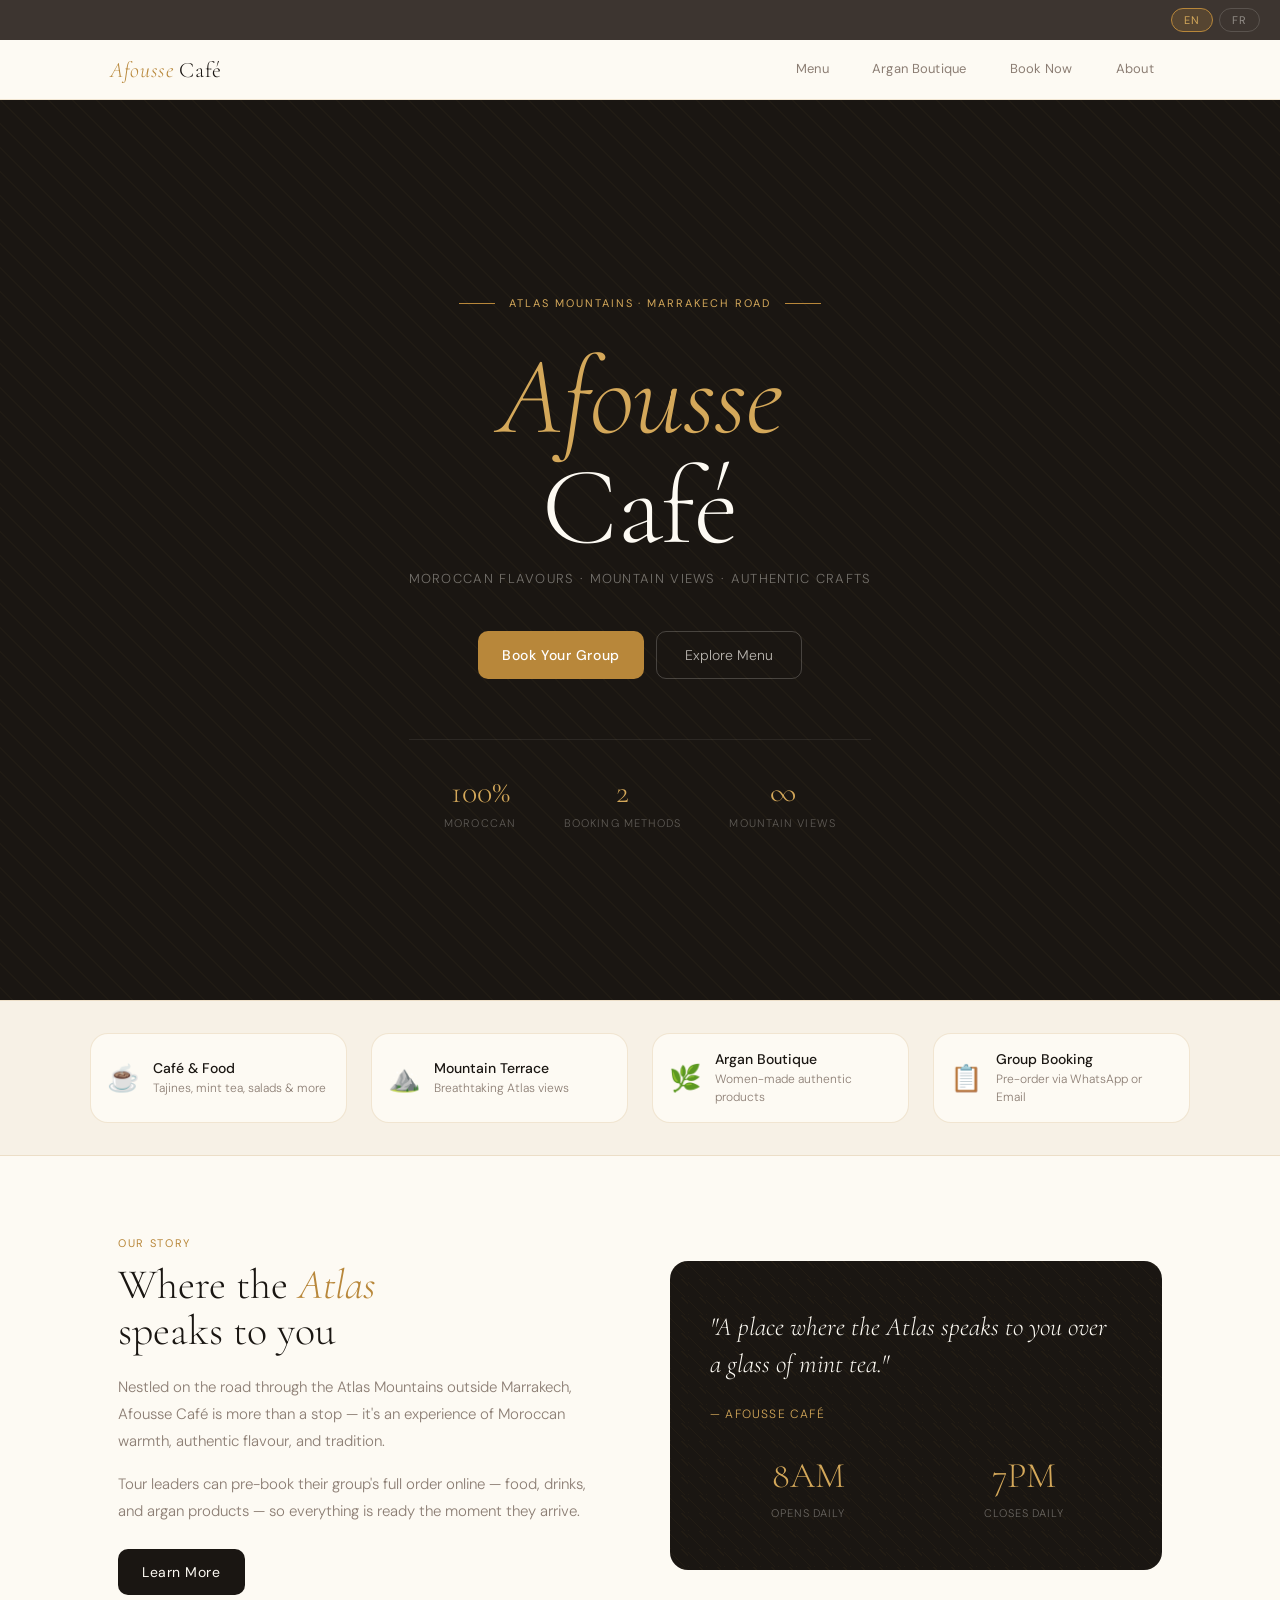
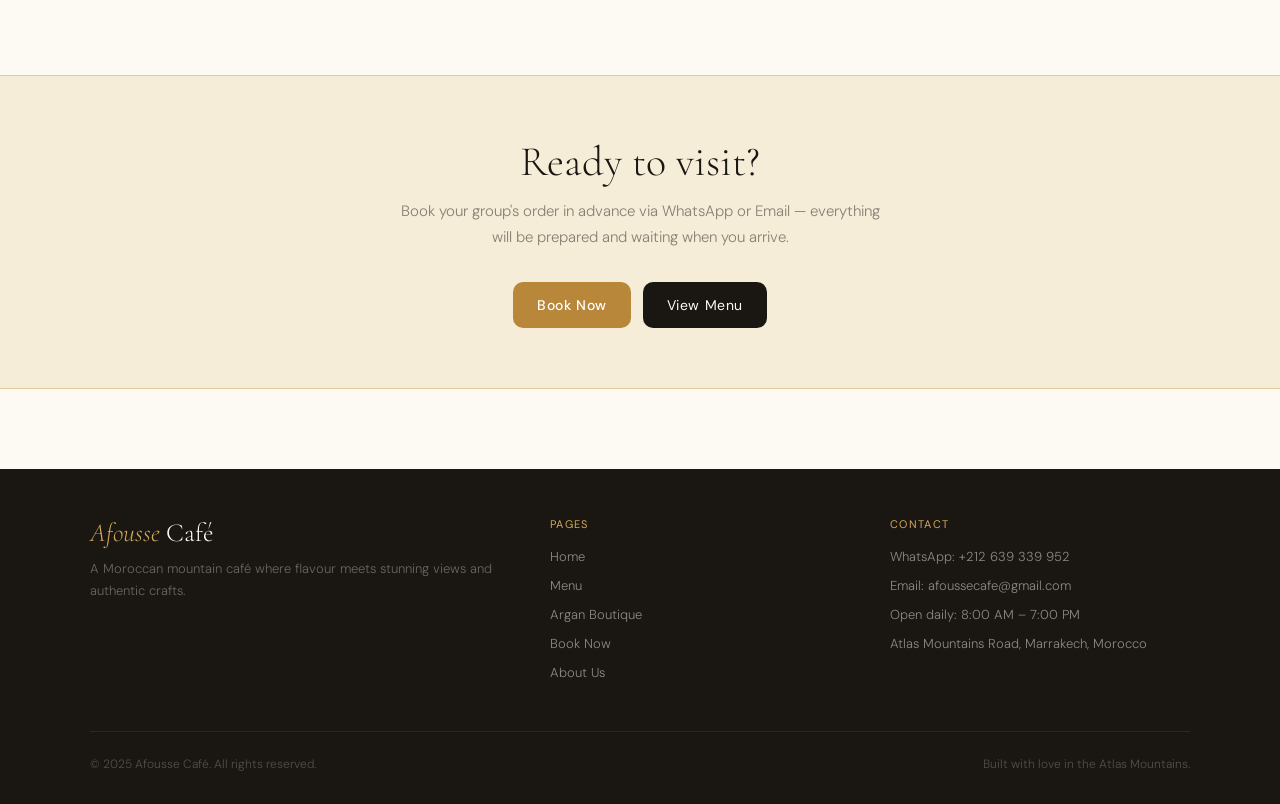
<file: index.html>
<!DOCTYPE html>
<html lang="en">
<head>
  <meta charset="UTF-8">
  <meta name="viewport" content="width=device-width, initial-scale=1.0">
  <title>Afousse Café — Atlas Mountains, Marrakech</title>
  <meta name="description" content="A mountain-side café & restaurant on the Atlas road. Moroccan food, mint tea, stunning views & authentic argan products. Book your group before you arrive.">
  <link rel="stylesheet" href="css/style.css">
  <style>
    /* HERO */
    .hero {
      background: var(--ink);
      min-height: 100vh;
      display: flex;
      flex-direction: column;
      align-items: center;
      justify-content: center;
      text-align: center;
      padding: 80px 24px 60px;
      position: relative;
      overflow: hidden;
    }
    .hero-pattern {
      position: absolute; inset: 0; opacity: 0.04;
      background-image: repeating-linear-gradient(45deg, var(--gold) 0, var(--gold) 1px, transparent 0, transparent 50%);
      background-size: 24px 24px;
    }
    .hero-inner { position: relative; z-index: 1; max-width: 780px; }
    .hero-eyebrow {
      display: inline-flex; align-items: center; gap: 14px;
      font-size: 11px; letter-spacing: 0.18em; text-transform: uppercase;
      color: var(--gold2); margin-bottom: 32px; font-weight: 400;
    }
    .hero-line { width: 36px; height: 1px; background: var(--gold); }
    .hero h1 {
      font-family: 'Cormorant Garamond', serif;
      font-size: clamp(60px, 11vw, 110px);
      font-weight: 300; color: var(--cream);
      line-height: 1.0; margin-bottom: 8px; letter-spacing: -0.01em;
    }
    .hero h1 em { color: var(--gold2); font-style: italic; }
    .hero-tagline {
      font-size: 13px; color: rgba(253,250,243,0.4);
      letter-spacing: 0.1em; text-transform: uppercase;
      margin-bottom: 44px; font-weight: 300;
    }
    .hero-ctas { display: flex; gap: 12px; justify-content: center; flex-wrap: wrap; margin-bottom: 60px; }
    .hero-stats {
      display: flex; gap: 48px; justify-content: center;
      border-top: 1px solid rgba(253,250,243,0.08); padding-top: 32px;
    }
    .hero-stat { text-align: center; }
    .hero-stat-num {
      font-family: 'Cormorant Garamond', serif;
      font-size: 32px; font-weight: 300; color: var(--gold2); display: block;
    }
    .hero-stat-lbl {
      font-size: 11px; color: rgba(253,250,243,0.3);
      text-transform: uppercase; letter-spacing: 0.1em;
    }

    /* FEATURES STRIP */
    .features {
      background: var(--cream2);
      border-top: 1px solid var(--border);
      border-bottom: 1px solid var(--border);
      padding: 32px 28px;
    }
    .features-inner {
      max-width: 1100px; margin: 0 auto;
      display: grid; grid-template-columns: repeat(4, 1fr);
      gap: 24px;
    }
    .feature-item {
      display: flex; align-items: center; gap: 14px;
      padding: 16px; border-radius: var(--r2);
      background: var(--cream); border: 1px solid var(--border);
      transition: all .2s; text-decoration: none; color: inherit;
    }
    .feature-item:hover { border-color: var(--gold); transform: translateY(-2px); }
    .feature-icon { font-size: 26px; flex-shrink: 0; }
    .feature-text {}
    .feature-title { font-size: 14px; font-weight: 500; color: var(--ink); margin-bottom: 2px; }
    .feature-desc { font-size: 12px; color: var(--muted); line-height: 1.5; }

    /* ABOUT SECTION */
    .about-section { padding: 80px 28px; max-width: 1100px; margin: 0 auto; }
    .about-grid { display: grid; grid-template-columns: 1fr 1fr; gap: 60px; align-items: center; }
    .about-text .sec-eyebrow { margin-bottom: 12px; }
    .about-text h2 {
      font-family: 'Cormorant Garamond', serif;
      font-size: 42px; font-weight: 300; line-height: 1.1; color: var(--ink); margin-bottom: 20px;
    }
    .about-text h2 em { color: var(--gold); font-style: italic; }
    .about-text p { font-size: 15px; color: var(--muted); line-height: 1.8; margin-bottom: 16px; }
    .about-visual {
      background: var(--ink); border-radius: var(--r2);
      padding: 48px 40px; position: relative; overflow: hidden;
    }
    .about-visual-pat {
      position: absolute; inset: 0; opacity: 0.05;
      background-image: repeating-linear-gradient(45deg, var(--gold) 0, var(--gold) 1px, transparent 0, transparent 40%);
      background-size: 18px 18px;
    }
    .about-visual-content { position: relative; }
    .about-quote {
      font-family: 'Cormorant Garamond', serif;
      font-size: 26px; font-weight: 300; font-style: italic;
      color: var(--cream); line-height: 1.4; margin-bottom: 24px;
    }
    .about-quote-attr { font-size: 12px; letter-spacing: 0.1em; text-transform: uppercase; color: var(--gold2); }
    .about-stats { display: grid; grid-template-columns: 1fr 1fr; gap: 20px; margin-top: 32px; }
    .about-stat { text-align: center; }
    .about-stat-num {
      font-family: 'Cormorant Garamond', serif;
      font-size: 36px; font-weight: 300; color: var(--gold2); display: block; margin-bottom: 4px;
    }
    .about-stat-lbl { font-size: 11px; color: rgba(253,250,243,0.35); text-transform: uppercase; letter-spacing: 0.08em; }

    /* CTA SECTION */
    .cta-section {
      background: var(--gold-pale);
      border-top: 1px solid var(--border2);
      border-bottom: 1px solid var(--border2);
      padding: 60px 28px;
      text-align: center;
    }
    .cta-section h2 {
      font-family: 'Cormorant Garamond', serif;
      font-size: 42px; font-weight: 300; color: var(--ink);
      margin-bottom: 12px;
    }
    .cta-section p { font-size: 15px; color: var(--muted); margin-bottom: 32px; max-width: 500px; margin-left: auto; margin-right: auto; line-height: 1.7; }
    .cta-btns { display: flex; gap: 12px; justify-content: center; flex-wrap: wrap; }

    @media (max-width: 900px) {
      .features-inner { grid-template-columns: 1fr 1fr; }
      .about-grid { grid-template-columns: 1fr; gap: 32px; }
      .hero h1 { font-size: 56px; }
      .hero-stats { gap: 28px; }
    }
    @media (max-width: 540px) {
      .features-inner { grid-template-columns: 1fr; }
      .hero-stats { flex-direction: column; gap: 20px; }
      .cta-btns { flex-direction: column; align-items: center; }
    }
  </style>
</head>
<body>

<div class="toast-wrap"><div class="toast" id="toast"></div></div>

<!-- LANG BAR -->
<div class="lang-bar">
  <button class="lang-btn active" data-lang="en" onclick="setLang('en')">EN</button>
  <button class="lang-btn" data-lang="fr" onclick="setLang('fr')">FR</button>
</div>

<!-- NAVBAR -->
<nav class="navbar">
  <div class="nav-inner" style="position:relative">
    <a class="nav-logo" href="index.html"><em>Afousse</em> Café</a>
    <button class="nav-hamburger" onclick="toggleMobileMenu()" aria-label="Menu">
      <span></span><span></span><span></span>
    </button>
    <div class="nav-links" id="nav-links">
      <a class="nav-link active" href="menu.html"><span class="nav-dot"></span><span id="nav-menu">Menu</span></a>
      <a class="nav-link" href="argan.html"><span class="nav-dot"></span><span id="nav-argan">Argan Boutique</span></a>
      <a class="nav-link" href="booking.html"><span class="nav-dot"></span><span id="nav-book">Book Now</span></a>
      <a class="nav-link" href="about.html"><span class="nav-dot"></span><span id="nav-about">About</span></a>
    </div>
  </div>
</nav>

<!-- HERO -->
<div class="hero">
  <div class="hero-pattern"></div>
  <div class="hero-inner">
    <div class="hero-eyebrow">
      <span class="hero-line"></span>
      <span class="en">Atlas Mountains · Marrakech Road</span>
      <span class="fr" style="display:none">Montagnes de l'Atlas · Route de Marrakech</span>
      <span class="hero-line"></span>
    </div>
    <h1><em>Afousse</em><br>Café</h1>
    <div class="hero-tagline">
      <span class="en">Moroccan Flavours · Mountain Views · Authentic Crafts</span>
      <span class="fr" style="display:none">Saveurs Marocaines · Vues Panoramiques · Artisanat</span>
    </div>
    <div class="hero-ctas">
      <a class="btn-gold" href="booking.html">
        <span class="en">Book Your Group</span>
        <span class="fr" style="display:none">Réserver votre Groupe</span>
      </a>
      <a href="menu.html" style="display:inline-flex;align-items:center;gap:10px;padding:14px 28px;border-radius:var(--r);border:1px solid rgba(253,250,243,0.2);color:rgba(253,250,243,0.7);text-decoration:none;font-size:14px;transition:all .2s;" onmouseover="this.style.borderColor='var(--gold)';this.style.color='var(--gold2)'" onmouseout="this.style.borderColor='rgba(253,250,243,0.2)';this.style.color='rgba(253,250,243,0.7)'">
        <span class="en">Explore Menu</span>
        <span class="fr" style="display:none">Explorer le Menu</span>
      </a>
    </div>
    <div class="hero-stats">
      <div class="hero-stat">
        <span class="hero-stat-num">100%</span>
        <span class="hero-stat-lbl en">Moroccan</span>
        <span class="hero-stat-lbl fr" style="display:none">Marocain</span>
      </div>
      <div class="hero-stat">
        <span class="hero-stat-num">2</span>
        <span class="hero-stat-lbl en">Booking Methods</span>
        <span class="hero-stat-lbl fr" style="display:none">Modes de Réservation</span>
      </div>
      <div class="hero-stat">
        <span class="hero-stat-num">∞</span>
        <span class="hero-stat-lbl en">Mountain Views</span>
        <span class="hero-stat-lbl fr" style="display:none">Vues Panoramiques</span>
      </div>
    </div>
  </div>
</div>

<!-- FEATURES STRIP -->
<div class="features">
  <div class="features-inner">
    <a class="feature-item" href="menu.html">
      <span class="feature-icon">☕</span>
      <div class="feature-text">
        <div class="feature-title en">Café & Food</div>
        <div class="feature-title fr" style="display:none">Café & Cuisine</div>
        <div class="feature-desc en">Tajines, mint tea, salads & more</div>
        <div class="feature-desc fr" style="display:none">Tajines, thé à la menthe, salades</div>
      </div>
    </a>
    <a class="feature-item" href="about.html">
      <span class="feature-icon">⛰️</span>
      <div class="feature-text">
        <div class="feature-title en">Mountain Terrace</div>
        <div class="feature-title fr" style="display:none">Terrasse Panoramique</div>
        <div class="feature-desc en">Breathtaking Atlas views</div>
        <div class="feature-desc fr" style="display:none">Vues époustouflantes sur l'Atlas</div>
      </div>
    </a>
    <a class="feature-item" href="argan.html">
      <span class="feature-icon">🌿</span>
      <div class="feature-text">
        <div class="feature-title en">Argan Boutique</div>
        <div class="feature-title fr" style="display:none">Boutique Argan</div>
        <div class="feature-desc en">Women-made authentic products</div>
        <div class="feature-desc fr" style="display:none">Produits artisanaux féminins</div>
      </div>
    </a>
    <a class="feature-item" href="booking.html">
      <span class="feature-icon">📋</span>
      <div class="feature-text">
        <div class="feature-title en">Group Booking</div>
        <div class="feature-title fr" style="display:none">Réservation Groupe</div>
        <div class="feature-desc en">Pre-order via WhatsApp or Email</div>
        <div class="feature-desc fr" style="display:none">Pré-commander via WhatsApp ou Email</div>
      </div>
    </a>
  </div>
</div>

<!-- ABOUT SECTION -->
<div class="about-section">
  <div class="about-grid">
    <div class="about-text">
      <div class="sec-eyebrow en">Our Story</div>
      <div class="sec-eyebrow fr" style="display:none">Notre Histoire</div>
      <h2 class="en">Where the <em>Atlas</em><br>speaks to you</h2>
      <h2 class="fr" style="display:none">Là où l'<em>Atlas</em><br>vous parle</h2>
      <p class="en">Nestled on the road through the Atlas Mountains outside Marrakech, Afousse Café is more than a stop — it's an experience of Moroccan warmth, authentic flavour, and tradition.</p>
      <p class="fr" style="display:none">Niché sur la route des montagnes de l'Atlas près de Marrakech, Afousse Café est plus qu'un arrêt — c'est une expérience de chaleur marocaine et de tradition authentique.</p>
      <p class="en">Tour leaders can pre-book their group's full order online — food, drinks, and argan products — so everything is ready the moment they arrive.</p>
      <p class="fr" style="display:none">Les responsables de groupes peuvent pré-réserver leur commande en ligne — nourriture, boissons et produits argan — pour que tout soit prêt à l'arrivée.</p>
      <a class="btn-primary" href="about.html" style="margin-top:8px;display:inline-flex;">
        <span class="en">Learn More</span>
        <span class="fr" style="display:none">En savoir plus</span>
      </a>
    </div>
    <div class="about-visual">
      <div class="about-visual-pat"></div>
      <div class="about-visual-content">
        <div class="about-quote">"A place where the Atlas speaks to you over a glass of mint tea."</div>
        <div class="about-quote-attr">— Afousse Café</div>
        <div class="about-stats">
          <div class="about-stat">
            <span class="about-stat-num">8AM</span>
            <span class="about-stat-lbl en">Opens Daily</span>
            <span class="about-stat-lbl fr" style="display:none">Ouverture</span>
          </div>
          <div class="about-stat">
            <span class="about-stat-num">7PM</span>
            <span class="about-stat-lbl en">Closes Daily</span>
            <span class="about-stat-lbl fr" style="display:none">Fermeture</span>
          </div>
        </div>
      </div>
    </div>
  </div>
</div>

<!-- CTA -->
<div class="cta-section">
  <h2 class="en">Ready to visit?</h2>
  <h2 class="fr" style="display:none">Prêt à nous rendre visite ?</h2>
  <p class="en">Book your group's order in advance via WhatsApp or Email — everything will be prepared and waiting when you arrive.</p>
  <p class="fr" style="display:none">Réservez la commande de votre groupe à l'avance par WhatsApp ou Email — tout sera prêt à votre arrivée.</p>
  <div class="cta-btns">
    <a class="btn-gold" href="booking.html">
      <span class="en">Book Now</span>
      <span class="fr" style="display:none">Réserver Maintenant</span>
    </a>
    <a class="btn-primary" href="menu.html">
      <span class="en">View Menu</span>
      <span class="fr" style="display:none">Voir le Menu</span>
    </a>
  </div>
</div>

<!-- FOOTER -->
<footer>
  <div class="footer-inner">
    <div>
      <div class="footer-logo"><em>Afousse</em> Café</div>
      <div class="footer-tagline en">A Moroccan mountain café where flavour meets stunning views and authentic crafts.</div>
      <div class="footer-tagline fr" style="display:none">Un café marocain de montagne où saveurs, vues et artisanat se rencontrent.</div>
    </div>
    <div class="footer-col">
      <h4 class="en">Pages</h4>
      <h4 class="fr" style="display:none">Pages</h4>
      <a href="index.html" class="en">Home</a>
      <a href="index.html" class="fr" style="display:none">Accueil</a>
      <a href="menu.html" class="en">Menu</a>
      <a href="menu.html" class="fr" style="display:none">Menu</a>
      <a href="argan.html" class="en">Argan Boutique</a>
      <a href="argan.html" class="fr" style="display:none">Boutique Argan</a>
      <a href="booking.html" class="en">Book Now</a>
      <a href="booking.html" class="fr" style="display:none">Réserver</a>
      <a href="about.html" class="en">About Us</a>
      <a href="about.html" class="fr" style="display:none">À Propos</a>
    </div>
    <div class="footer-col">
      <h4 class="en">Contact</h4>
      <h4 class="fr" style="display:none">Contact</h4>
      <p>WhatsApp: +212 639 339 952</p>
      <p>Email: afoussecafe@gmail.com</p>
      <p id="footer-hours">Open daily: 8:00 AM – 7:00 PM</p>
      <p id="footer-location">Atlas Mountains Road, Marrakech, Morocco</p>
    </div>
  </div>
  <div class="footer-bottom">
    <span id="footer-rights">© 2025 Afousse Café. All rights reserved.</span>
    <span id="footer-built">Built with love in the Atlas Mountains.</span>
  </div>
</footer>

<script src="js/app.js"></script>
</body>
</html>
</file>
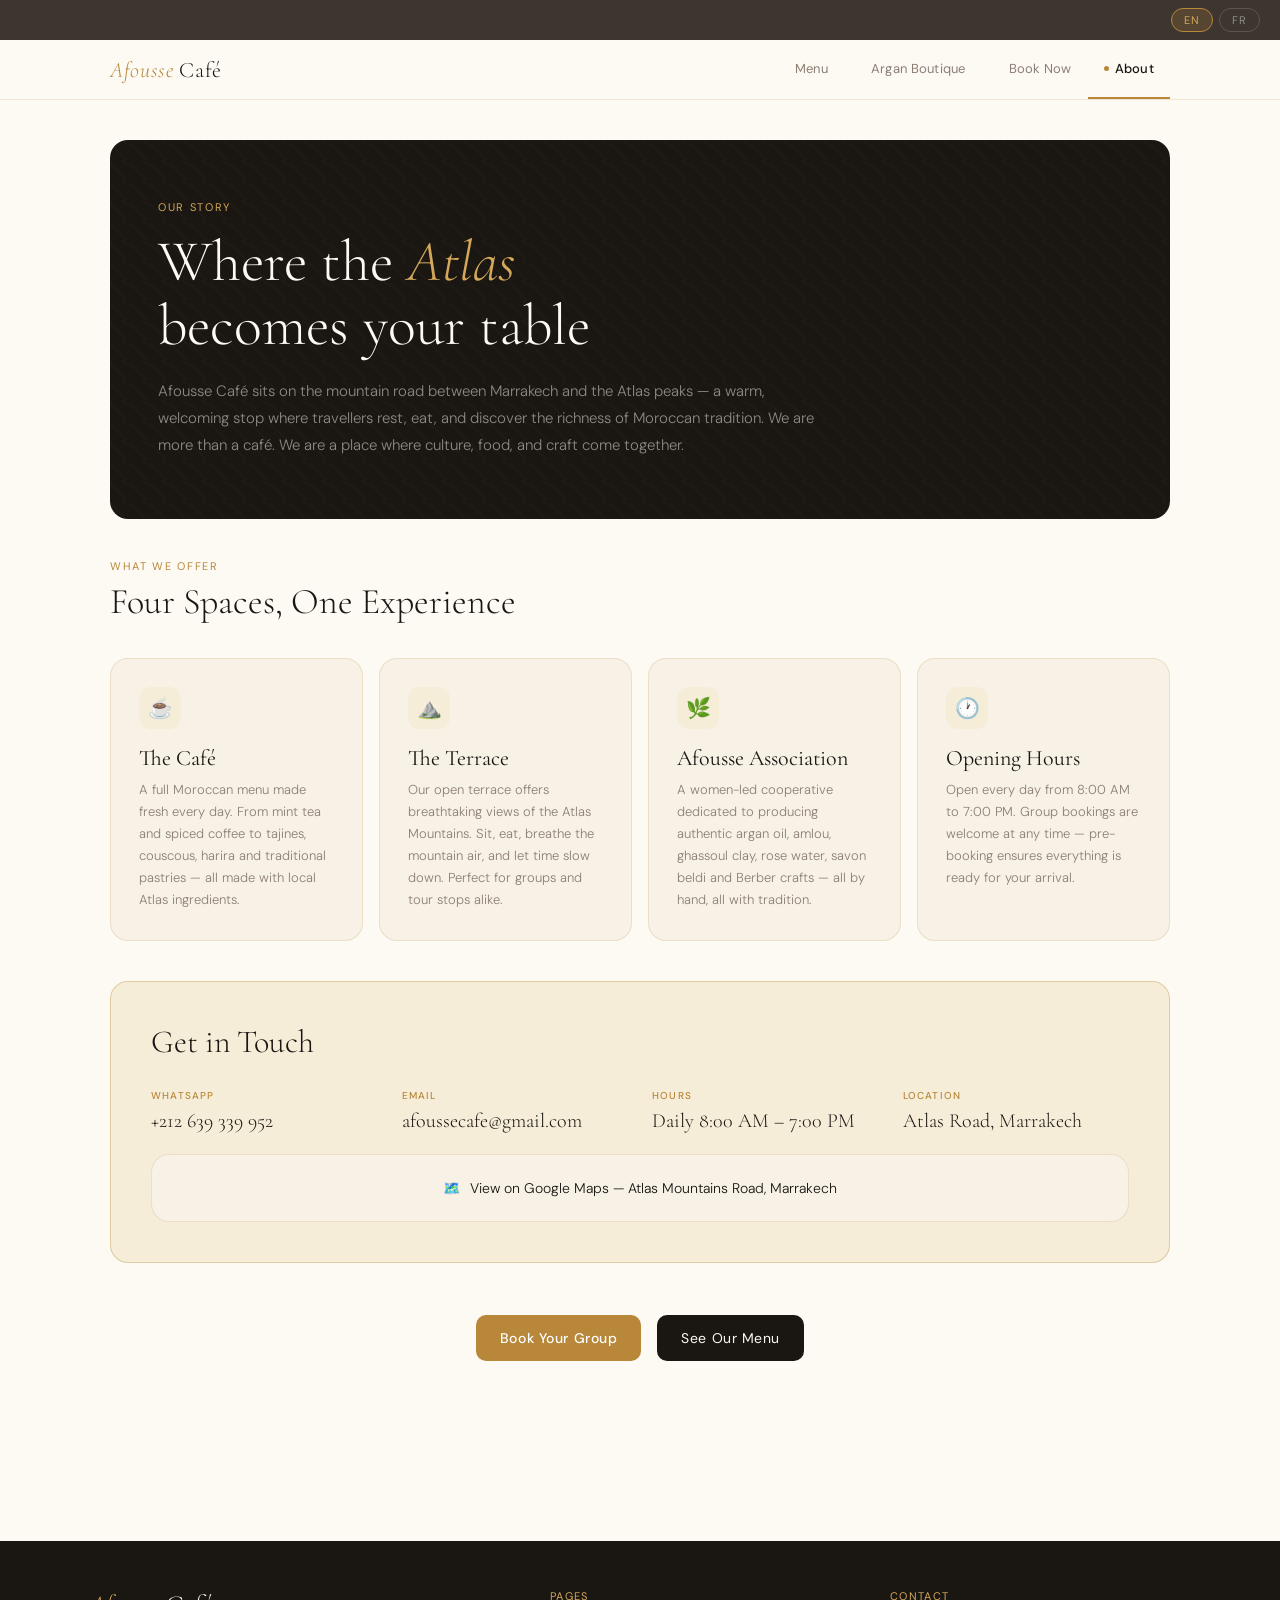
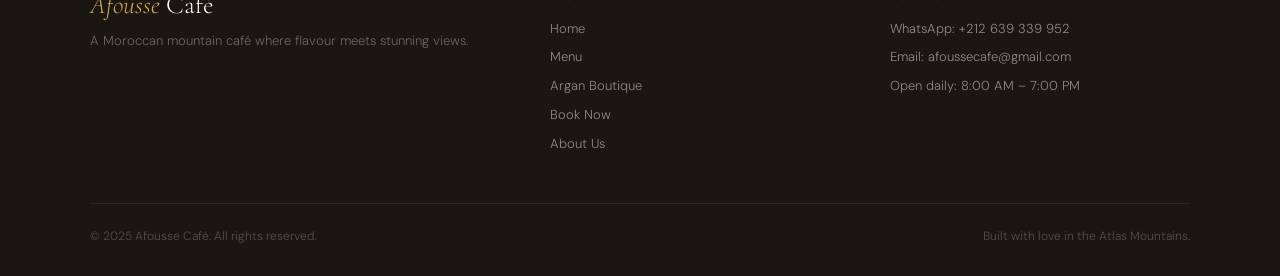
<file: about.html>
<!DOCTYPE html>
<html lang="en">
<head>
  <meta charset="UTF-8">
  <meta name="viewport" content="width=device-width, initial-scale=1.0">
  <title>About — Afousse Café</title>
  <meta name="description" content="Learn about Afousse Café — a roadside stop in the Atlas Mountains near Marrakech, home to authentic Moroccan food and the Afousse women's cooperative.">
  <link rel="stylesheet" href="css/style.css">
  <style>
    .about-hero {
      background: var(--ink);
      border-radius: var(--r2);
      padding: 60px 48px;
      margin-bottom: 40px;
      position: relative;
      overflow: hidden;
    }
    .about-hero-pat {
      position: absolute; inset: 0; opacity: 0.04;
      background-image: repeating-linear-gradient(45deg, var(--gold) 0, var(--gold) 1px, transparent 0, transparent 40%);
      background-size: 20px 20px;
    }
    .about-hero-content { position: relative; max-width: 680px; }
    .about-hero-eyebrow {
      font-size: 11px; letter-spacing: 0.15em; text-transform: uppercase;
      color: var(--gold2); margin-bottom: 16px; font-weight: 400;
    }
    .about-hero h1 {
      font-family: 'Cormorant Garamond', serif;
      font-size: clamp(36px, 6vw, 58px); font-weight: 300;
      color: var(--cream); line-height: 1.1; margin-bottom: 20px;
    }
    .about-hero h1 em { color: var(--gold2); font-style: italic; }
    .about-hero p { font-size: 15px; color: rgba(253,250,243,0.5); line-height: 1.8; }

    .pillars { display: grid; grid-template-columns: repeat(auto-fill, minmax(220px, 1fr)); gap: 16px; margin-bottom: 40px; }
    .pillar-card {
      background: var(--cream2); border: 1px solid var(--border);
      border-radius: var(--r2); padding: 28px;
      transition: all .2s;
    }
    .pillar-card:hover { border-color: var(--border2); transform: translateY(-2px); }
    .pillar-icon {
      width: 42px; height: 42px; background: var(--gold-pale);
      border-radius: 12px; display: flex; align-items: center;
      justify-content: center; font-size: 20px; margin-bottom: 16px;
    }
    .pillar-card h3 {
      font-family: 'Cormorant Garamond', serif;
      font-size: 22px; font-weight: 400; color: var(--ink); margin-bottom: 8px;
    }
    .pillar-card p { font-size: 13px; color: var(--muted); line-height: 1.7; }

    .contact-section {
      background: var(--gold-pale);
      border: 1px solid var(--border2);
      border-radius: var(--r2);
      padding: 40px;
      margin-bottom: 32px;
    }
    .contact-section h2 {
      font-family: 'Cormorant Garamond', serif;
      font-size: 32px; font-weight: 300; color: var(--ink);
      margin-bottom: 28px;
    }
    .contact-grid { display: grid; grid-template-columns: repeat(auto-fill, minmax(200px, 1fr)); gap: 24px; }
    .contact-item {}
    .contact-lbl { font-size: 10px; letter-spacing: 0.12em; text-transform: uppercase; color: var(--gold); margin-bottom: 6px; font-weight: 500; }
    .contact-val { font-family: 'Cormorant Garamond', serif; font-size: 20px; color: var(--ink); line-height: 1.3; }

    .map-link {
      display: flex; align-items: center; justify-content: center; gap: 10px;
      background: var(--cream2); border: 1px solid var(--border);
      border-radius: var(--r2); padding: 24px;
      color: var(--ink); text-decoration: none; font-size: 14px;
      transition: all .2s; margin-top: 20px;
    }
    .map-link:hover { border-color: var(--gold); color: var(--gold); }

    @media (max-width: 600px) {
      .about-hero { padding: 36px 24px; }
    }
  </style>
</head>
<body>

<div class="toast-wrap"><div class="toast" id="toast"></div></div>

<div class="lang-bar">
  <button class="lang-btn active" data-lang="en" onclick="setLang('en')">EN</button>
  <button class="lang-btn" data-lang="fr" onclick="setLang('fr')">FR</button>
</div>

<nav class="navbar">
  <div class="nav-inner" style="position:relative">
    <a class="nav-logo" href="index.html"><em>Afousse</em> Café</a>
    <button class="nav-hamburger" onclick="toggleMobileMenu()" aria-label="Menu">
      <span></span><span></span><span></span>
    </button>
    <div class="nav-links" id="nav-links">
      <a class="nav-link" href="menu.html"><span class="nav-dot"></span><span id="nav-menu">Menu</span></a>
      <a class="nav-link" href="argan.html"><span class="nav-dot"></span><span id="nav-argan">Argan Boutique</span></a>
      <a class="nav-link" href="booking.html"><span class="nav-dot"></span><span id="nav-book">Book Now</span></a>
      <a class="nav-link active" href="about.html"><span class="nav-dot"></span><span id="nav-about">About</span></a>
    </div>
  </div>
</nav>

<div class="main">

  <!-- HERO -->
  <div class="about-hero">
    <div class="about-hero-pat"></div>
    <div class="about-hero-content">
      <div class="about-hero-eyebrow en">Our Story</div>
      <div class="about-hero-eyebrow fr" style="display:none">Notre Histoire</div>
      <h1 class="en">Where the <em>Atlas</em><br>becomes your table</h1>
      <h1 class="fr" style="display:none">Là où l'<em>Atlas</em><br>devient votre table</h1>
      <p class="en">Afousse Café sits on the mountain road between Marrakech and the Atlas peaks — a warm, welcoming stop where travellers rest, eat, and discover the richness of Moroccan tradition. We are more than a café. We are a place where culture, food, and craft come together.</p>
      <p class="fr" style="display:none">Afousse Café est situé sur la route de montagne entre Marrakech et les sommets de l'Atlas — un arrêt chaleureux où les voyageurs se reposent, mangent et découvrent la richesse de la tradition marocaine. Nous sommes plus qu'un café. Nous sommes un lieu où culture, cuisine et artisanat se rejoignent.</p>
    </div>
  </div>

  <!-- PILLARS -->
  <div class="sec-head">
    <div class="sec-eyebrow en">What we offer</div>
    <div class="sec-eyebrow fr" style="display:none">Ce que nous offrons</div>
    <h2 class="en">Four Spaces, One Experience</h2>
    <h2 class="fr" style="display:none">Quatre Espaces, Une Expérience</h2>
  </div>

  <div class="pillars">
    <div class="pillar-card">
      <div class="pillar-icon">☕</div>
      <h3 class="en">The Café</h3>
      <h3 class="fr" style="display:none">Le Café</h3>
      <p class="en">A full Moroccan menu made fresh every day. From mint tea and spiced coffee to tajines, couscous, harira and traditional pastries — all made with local Atlas ingredients.</p>
      <p class="fr" style="display:none">Un menu marocain complet préparé frais chaque jour. Du thé à la menthe au café épicé, en passant par les tajines, couscous, harira et pâtisseries — préparés avec des ingrédients locaux de l'Atlas.</p>
    </div>
    <div class="pillar-card">
      <div class="pillar-icon">⛰️</div>
      <h3 class="en">The Terrace</h3>
      <h3 class="fr" style="display:none">La Terrasse</h3>
      <p class="en">Our open terrace offers breathtaking views of the Atlas Mountains. Sit, eat, breathe the mountain air, and let time slow down. Perfect for groups and tour stops alike.</p>
      <p class="fr" style="display:none">Notre terrasse offre des vues époustouflantes sur les montagnes de l'Atlas. Asseyez-vous, mangez, respirez l'air de la montagne et laissez le temps ralentir.</p>
    </div>
    <div class="pillar-card">
      <div class="pillar-icon">🌿</div>
      <h3 class="en">Afousse Association</h3>
      <h3 class="fr" style="display:none">Association Afousse</h3>
      <p class="en">A women-led cooperative dedicated to producing authentic argan oil, amlou, ghassoul clay, rose water, savon beldi and Berber crafts — all by hand, all with tradition.</p>
      <p class="fr" style="display:none">Une coopérative féminine dédiée à la production d'huile d'argan authentique, d'amlou, d'argile ghassoul, d'eau de rose, de savon beldi et d'artisanat berbère — à la main, dans la tradition.</p>
    </div>
    <div class="pillar-card">
      <div class="pillar-icon">🕐</div>
      <h3 class="en">Opening Hours</h3>
      <h3 class="fr" style="display:none">Horaires</h3>
      <p class="en">Open every day from 8:00 AM to 7:00 PM. Group bookings are welcome at any time — pre-booking ensures everything is ready for your arrival.</p>
      <p class="fr" style="display:none">Ouvert tous les jours de 8h00 à 19h00. Les réservations de groupe sont les bienvenues à tout moment — la pré-réservation garantit que tout est prêt à votre arrivée.</p>
    </div>
  </div>

  <!-- CONTACT -->
  <div class="contact-section">
    <h2 class="en">Get in Touch</h2>
    <h2 class="fr" style="display:none">Nous Contacter</h2>
    <div class="contact-grid">
      <div class="contact-item">
        <div class="contact-lbl">WhatsApp</div>
        <div class="contact-val">+212 639 339 952</div>
      </div>
      <div class="contact-item">
        <div class="contact-lbl">Email</div>
        <div class="contact-val">afoussecafe@gmail.com</div>
      </div>
      <div class="contact-item">
        <div class="contact-lbl en">Hours</div>
        <div class="contact-lbl fr" style="display:none">Horaires</div>
        <div class="contact-val en">Daily 8:00 AM – 7:00 PM</div>
        <div class="contact-val fr" style="display:none">8h00 – 19h00 tous les jours</div>
      </div>
      <div class="contact-item">
        <div class="contact-lbl en">Location</div>
        <div class="contact-lbl fr" style="display:none">Localisation</div>
        <div class="contact-val en">Atlas Road, Marrakech</div>
        <div class="contact-val fr" style="display:none">Route de l'Atlas, Marrakech</div>
      </div>
    </div>
    <a class="map-link" href="https://maps.google.com/?q=Atlas+Mountains+Road+Marrakech+Morocco" target="_blank">
      🗺️
      <span class="en">View on Google Maps — Atlas Mountains Road, Marrakech</span>
      <span class="fr" style="display:none">Voir sur Google Maps — Route de l'Atlas, Marrakech</span>
    </a>
  </div>

  <!-- CTA -->
  <div style="text-align:center;padding:20px 0">
    <a class="btn-gold" href="booking.html" style="display:inline-flex;margin-right:12px">
      <span class="en">Book Your Group</span>
      <span class="fr" style="display:none">Réserver votre Groupe</span>
    </a>
    <a class="btn-primary" href="menu.html" style="display:inline-flex">
      <span class="en">See Our Menu</span>
      <span class="fr" style="display:none">Voir notre Menu</span>
    </a>
  </div>

</div>

<footer>
  <div class="footer-inner">
    <div>
      <div class="footer-logo"><em>Afousse</em> Café</div>
      <div class="footer-tagline en">A Moroccan mountain café where flavour meets stunning views.</div>
      <div class="footer-tagline fr" style="display:none">Un café marocain de montagne où saveurs et vues se rencontrent.</div>
    </div>
    <div class="footer-col">
      <h4 class="en">Pages</h4><h4 class="fr" style="display:none">Pages</h4>
      <a href="index.html" class="en">Home</a><a href="index.html" class="fr" style="display:none">Accueil</a>
      <a href="menu.html">Menu</a>
      <a href="argan.html" class="en">Argan Boutique</a><a href="argan.html" class="fr" style="display:none">Boutique Argan</a>
      <a href="booking.html" class="en">Book Now</a><a href="booking.html" class="fr" style="display:none">Réserver</a>
      <a href="about.html" class="en">About Us</a><a href="about.html" class="fr" style="display:none">À Propos</a>
    </div>
    <div class="footer-col">
      <h4 class="en">Contact</h4><h4 class="fr" style="display:none">Contact</h4>
      <p>WhatsApp: +212 639 339 952</p>
      <p>Email: afoussecafe@gmail.com</p>
      <p id="footer-hours">Open daily: 8:00 AM – 7:00 PM</p>
    </div>
  </div>
  <div class="footer-bottom">
    <span id="footer-rights">© 2025 Afousse Café. All rights reserved.</span>
    <span id="footer-built">Built with love in the Atlas Mountains.</span>
  </div>
</footer>

<script src="js/app.js"></script>
</body>
</html>
</file>
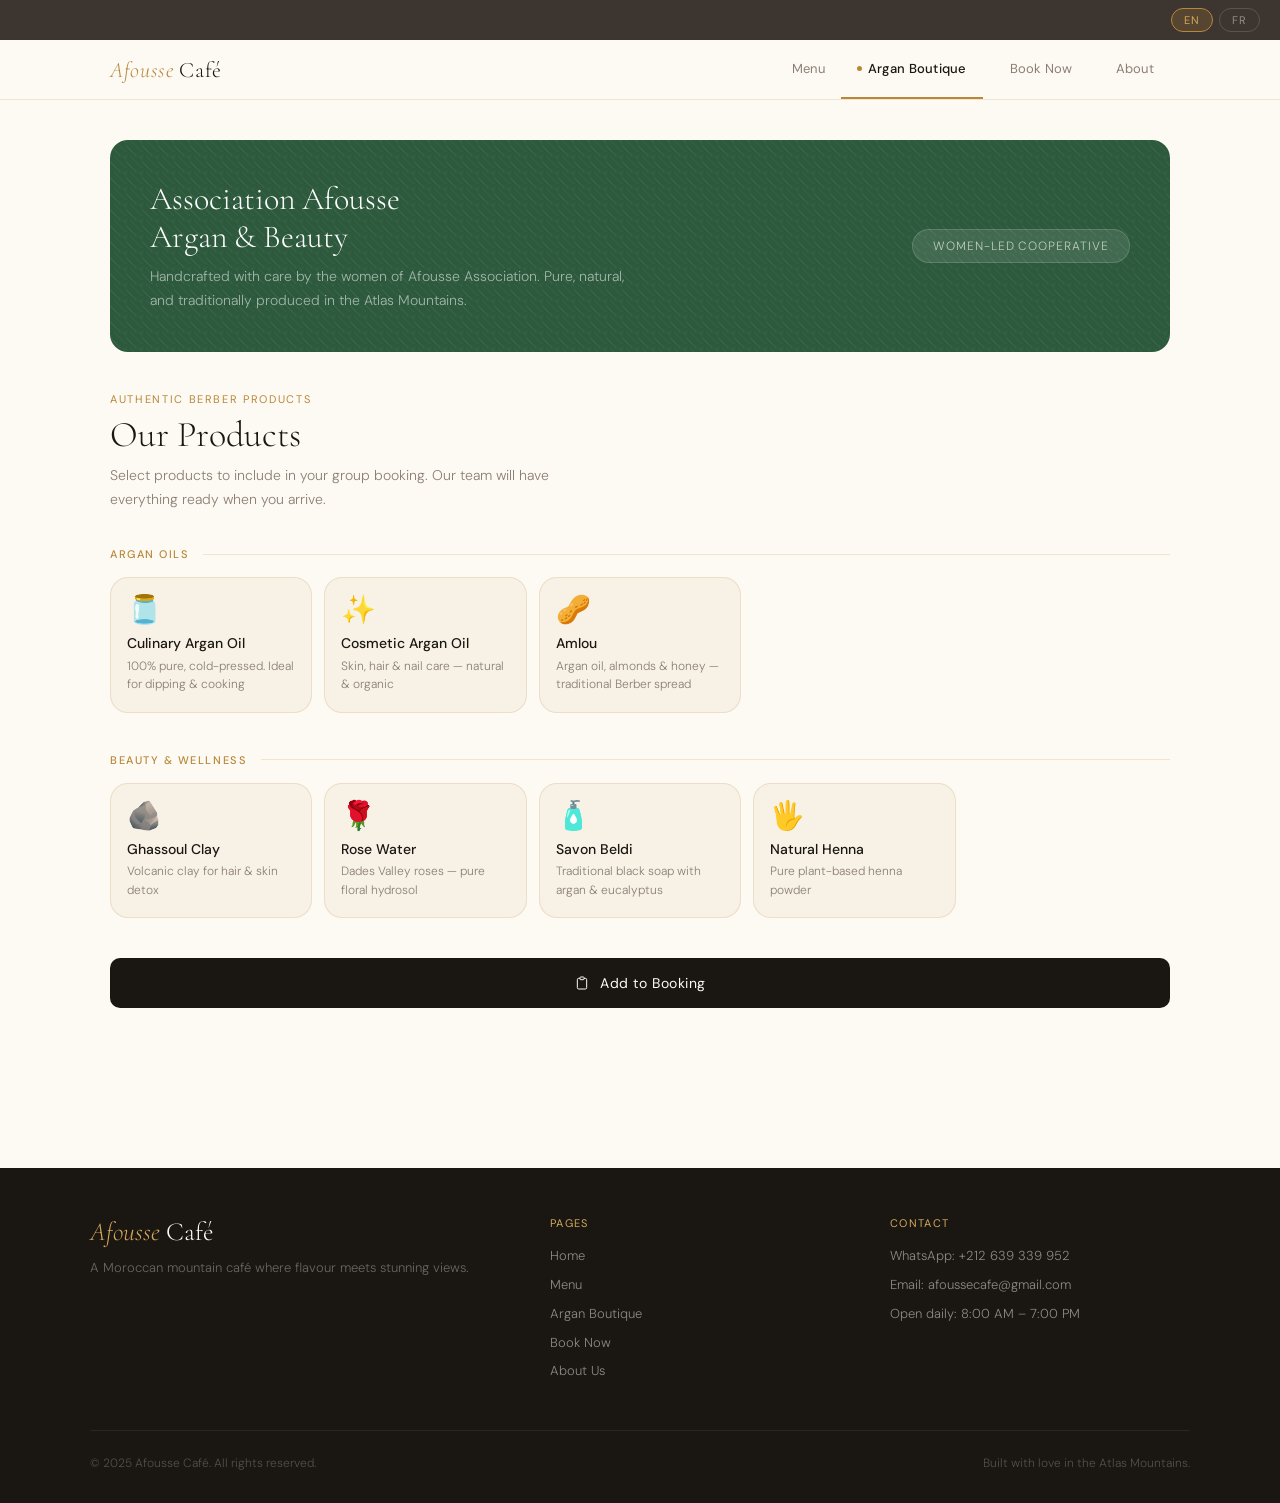
<file: argan.html>
<!DOCTYPE html>
<html lang="en">
<head>
  <meta charset="UTF-8">
  <meta name="viewport" content="width=device-width, initial-scale=1.0">
  <title>Argan Boutique — Afousse Café</title>
  <meta name="description" content="Authentic argan oil, amlou, beauty products and Berber crafts handmade by the women of Afousse Association.">
  <link rel="stylesheet" href="css/style.css">
  <style>
    .argan-banner {
      background: var(--green);
      border-radius: var(--r2);
      padding: 40px;
      margin-bottom: 40px;
      display: flex;
      align-items: center;
      justify-content: space-between;
      flex-wrap: wrap;
      gap: 20px;
      position: relative;
      overflow: hidden;
    }
    .argan-banner::before {
      content: '';
      position: absolute; inset: 0; opacity: 0.05;
      background-image: repeating-linear-gradient(45deg, white 0, white 1px, transparent 0, transparent 30%);
      background-size: 16px 16px;
    }
    .argan-banner-content { position: relative; }
    .argan-banner h2 {
      font-family: 'Cormorant Garamond', serif;
      font-size: 32px; font-weight: 300; color: white;
      margin-bottom: 8px; line-height: 1.2;
    }
    .argan-banner p { font-size: 14px; color: rgba(255,255,255,0.55); line-height: 1.7; max-width: 500px; }
    .argan-badge {
      background: rgba(255,255,255,0.1);
      border: 1px solid rgba(255,255,255,0.15);
      border-radius: 100px;
      padding: 8px 20px;
      font-size: 12px;
      color: rgba(255,255,255,0.65);
      letter-spacing: 0.08em;
      text-transform: uppercase;
      white-space: nowrap;
      position: relative;
    }
  </style>
</head>
<body>

<div class="toast-wrap"><div class="toast" id="toast"></div></div>

<div class="lang-bar">
  <button class="lang-btn active" data-lang="en" onclick="setLang('en')">EN</button>
  <button class="lang-btn" data-lang="fr" onclick="setLang('fr')">FR</button>
</div>

<nav class="navbar">
  <div class="nav-inner" style="position:relative">
    <a class="nav-logo" href="index.html"><em>Afousse</em> Café</a>
    <button class="nav-hamburger" onclick="toggleMobileMenu()" aria-label="Menu">
      <span></span><span></span><span></span>
    </button>
    <div class="nav-links" id="nav-links">
      <a class="nav-link" href="menu.html"><span class="nav-dot"></span><span id="nav-menu">Menu</span></a>
      <a class="nav-link active" href="argan.html"><span class="nav-dot"></span><span id="nav-argan">Argan Boutique</span></a>
      <a class="nav-link" href="booking.html"><span class="nav-dot"></span><span id="nav-book">Book Now</span></a>
      <a class="nav-link" href="about.html"><span class="nav-dot"></span><span id="nav-about">About</span></a>
    </div>
  </div>
</nav>

<div class="main">
  <div class="argan-banner">
    <div class="argan-banner-content">
      <h2 class="en">Association Afousse<br>Argan & Beauty</h2>
      <h2 class="fr" style="display:none">Association Afousse<br>Argan & Beauté</h2>
      <p class="en">Handcrafted with care by the women of Afousse Association. Pure, natural, and traditionally produced in the Atlas Mountains.</p>
      <p class="fr" style="display:none">Fabriqués avec soin par les femmes de l'Association Afousse. Purs, naturels et produits traditionnellement dans les montagnes de l'Atlas.</p>
    </div>
    <span class="argan-badge en">Women-Led Cooperative</span>
    <span class="argan-badge fr" style="display:none">Coopérative Féminine</span>
  </div>

  <div class="sec-head">
    <div class="sec-eyebrow en">Authentic Berber Products</div>
    <div class="sec-eyebrow fr" style="display:none">Produits Berbères Authentiques</div>
    <h2 class="en">Our Products</h2>
    <h2 class="fr" style="display:none">Nos Produits</h2>
    <p class="en">Select products to include in your group booking. Our team will have everything ready when you arrive.</p>
    <p class="fr" style="display:none">Sélectionnez des produits à inclure dans votre réservation. Notre équipe aura tout prêt à votre arrivée.</p>
  </div>

  <div class="cat-block">
    <div class="cat-label"><span class="cat-label-text en">Argan Oils</span><span class="cat-label-text fr" style="display:none">Huiles d'Argan</span><div class="cat-label-line"></div></div>
    <div class="menu-grid">

      <div class="menu-card" data-id="argan-cul" data-name="Culinary Argan Oil" data-namefr="Huile d'Argan Alimentaire" data-price="" onclick="toggleItem(this)">
        <div class="check-mark"><svg viewBox="0 0 12 10"><polyline points="1,5 4.5,8.5 11,1"/></svg></div>
        <span class="card-emoji">🫙</span>
        <div class="card-name en">Culinary Argan Oil</div><div class="card-name fr" style="display:none">Huile d'Argan Alimentaire</div>
        <div class="card-desc en">100% pure, cold-pressed. Ideal for dipping & cooking</div><div class="card-desc fr" style="display:none">100% pure, pression à froid. Idéal pour tremper & cuisiner</div>
        <div class="qty-row" style="display:none"><button class="qty-btn" onclick="chQty(event,this,-1)">−</button><span class="qty-val">1</span><button class="qty-btn" onclick="chQty(event,this,1)">+</button></div>
      </div>

      <div class="menu-card" data-id="argan-cos" data-name="Cosmetic Argan Oil" data-namefr="Huile d'Argan Cosmétique" data-price="" onclick="toggleItem(this)">
        <div class="check-mark"><svg viewBox="0 0 12 10"><polyline points="1,5 4.5,8.5 11,1"/></svg></div>
        <span class="card-emoji">✨</span>
        <div class="card-name en">Cosmetic Argan Oil</div><div class="card-name fr" style="display:none">Huile d'Argan Cosmétique</div>
        <div class="card-desc en">Skin, hair & nail care — natural & organic</div><div class="card-desc fr" style="display:none">Soin peau, cheveux & ongles — naturel & bio</div>
        <div class="qty-row" style="display:none"><button class="qty-btn" onclick="chQty(event,this,-1)">−</button><span class="qty-val">1</span><button class="qty-btn" onclick="chQty(event,this,1)">+</button></div>
      </div>

      <div class="menu-card" data-id="amlou" data-name="Amlou" data-namefr="Amlou" data-price="" onclick="toggleItem(this)">
        <div class="check-mark"><svg viewBox="0 0 12 10"><polyline points="1,5 4.5,8.5 11,1"/></svg></div>
        <span class="card-emoji">🥜</span>
        <div class="card-name en">Amlou</div><div class="card-name fr" style="display:none">Amlou</div>
        <div class="card-desc en">Argan oil, almonds & honey — traditional Berber spread</div><div class="card-desc fr" style="display:none">Argan, amandes & miel — tartine berbère</div>
        <div class="qty-row" style="display:none"><button class="qty-btn" onclick="chQty(event,this,-1)">−</button><span class="qty-val">1</span><button class="qty-btn" onclick="chQty(event,this,1)">+</button></div>
      </div>

    </div>
  </div>

  <div class="cat-block">
    <div class="cat-label"><span class="cat-label-text en">Beauty & Wellness</span><span class="cat-label-text fr" style="display:none">Beauté & Bien-être</span><div class="cat-label-line"></div></div>
    <div class="menu-grid">

      <div class="menu-card" data-id="ghassoul" data-name="Ghassoul Clay" data-namefr="Argile Ghassoul" data-price="" onclick="toggleItem(this)">
        <div class="check-mark"><svg viewBox="0 0 12 10"><polyline points="1,5 4.5,8.5 11,1"/></svg></div>
        <span class="card-emoji">🪨</span>
        <div class="card-name en">Ghassoul Clay</div><div class="card-name fr" style="display:none">Argile Ghassoul</div>
        <div class="card-desc en">Volcanic clay for hair & skin detox</div><div class="card-desc fr" style="display:none">Argile volcanique détox cheveux & peau</div>
        <div class="qty-row" style="display:none"><button class="qty-btn" onclick="chQty(event,this,-1)">−</button><span class="qty-val">1</span><button class="qty-btn" onclick="chQty(event,this,1)">+</button></div>
      </div>

      <div class="menu-card" data-id="rosewater" data-name="Rose Water" data-namefr="Eau de Rose" data-price="" onclick="toggleItem(this)">
        <div class="check-mark"><svg viewBox="0 0 12 10"><polyline points="1,5 4.5,8.5 11,1"/></svg></div>
        <span class="card-emoji">🌹</span>
        <div class="card-name en">Rose Water</div><div class="card-name fr" style="display:none">Eau de Rose</div>
        <div class="card-desc en">Dades Valley roses — pure floral hydrosol</div><div class="card-desc fr" style="display:none">Roses de la vallée du Dadès — hydrolat pur</div>
        <div class="qty-row" style="display:none"><button class="qty-btn" onclick="chQty(event,this,-1)">−</button><span class="qty-val">1</span><button class="qty-btn" onclick="chQty(event,this,1)">+</button></div>
      </div>

      <div class="menu-card" data-id="beldi" data-name="Savon Beldi" data-namefr="Savon Beldi" data-price="" onclick="toggleItem(this)">
        <div class="check-mark"><svg viewBox="0 0 12 10"><polyline points="1,5 4.5,8.5 11,1"/></svg></div>
        <span class="card-emoji">🧴</span>
        <div class="card-name en">Savon Beldi</div><div class="card-name fr" style="display:none">Savon Beldi</div>
        <div class="card-desc en">Traditional black soap with argan & eucalyptus</div><div class="card-desc fr" style="display:none">Savon noir argan & eucalyptus</div>
        <div class="qty-row" style="display:none"><button class="qty-btn" onclick="chQty(event,this,-1)">−</button><span class="qty-val">1</span><button class="qty-btn" onclick="chQty(event,this,1)">+</button></div>
      </div>

      <div class="menu-card" data-id="henna" data-name="Natural Henna" data-namefr="Henné Naturel" data-price="" onclick="toggleItem(this)">
        <div class="check-mark"><svg viewBox="0 0 12 10"><polyline points="1,5 4.5,8.5 11,1"/></svg></div>
        <span class="card-emoji">🖐️</span>
        <div class="card-name en">Natural Henna</div><div class="card-name fr" style="display:none">Henné Naturel</div>
        <div class="card-desc en">Pure plant-based henna powder</div><div class="card-desc fr" style="display:none">Poudre de henné végétale pure</div>
        <div class="qty-row" style="display:none"><button class="qty-btn" onclick="chQty(event,this,-1)">−</button><span class="qty-val">1</span><button class="qty-btn" onclick="chQty(event,this,1)">+</button></div>
      </div>

    </div>
  </div>

  <a class="proceed-btn" href="booking.html">
    <svg width="16" height="16" viewBox="0 0 24 24" fill="none" stroke="currentColor" stroke-width="1.5"><path d="M9 5H7a2 2 0 00-2 2v12a2 2 0 002 2h10a2 2 0 002-2V7a2 2 0 00-2-2h-2"/><rect x="9" y="3" width="6" height="4" rx="1"/></svg>
    <span class="en">Add to Booking</span>
    <span class="fr" style="display:none">Ajouter à la Réservation</span>
  </a>
</div>

<footer>
  <div class="footer-inner">
    <div>
      <div class="footer-logo"><em>Afousse</em> Café</div>
      <div class="footer-tagline en">A Moroccan mountain café where flavour meets stunning views.</div>
      <div class="footer-tagline fr" style="display:none">Un café marocain de montagne où saveurs et vues se rencontrent.</div>
    </div>
    <div class="footer-col">
      <h4 class="en">Pages</h4><h4 class="fr" style="display:none">Pages</h4>
      <a href="index.html" class="en">Home</a><a href="index.html" class="fr" style="display:none">Accueil</a>
      <a href="menu.html">Menu</a>
      <a href="argan.html" class="en">Argan Boutique</a><a href="argan.html" class="fr" style="display:none">Boutique Argan</a>
      <a href="booking.html" class="en">Book Now</a><a href="booking.html" class="fr" style="display:none">Réserver</a>
      <a href="about.html" class="en">About Us</a><a href="about.html" class="fr" style="display:none">À Propos</a>
    </div>
    <div class="footer-col">
      <h4 class="en">Contact</h4><h4 class="fr" style="display:none">Contact</h4>
      <p>WhatsApp: +212 639 339 952</p>
      <p>Email: afoussecafe@gmail.com</p>
      <p id="footer-hours">Open daily: 8:00 AM – 7:00 PM</p>
    </div>
  </div>
  <div class="footer-bottom">
    <span id="footer-rights">© 2025 Afousse Café. All rights reserved.</span>
    <span id="footer-built">Built with love in the Atlas Mountains.</span>
  </div>
</footer>

<script src="js/app.js"></script>
<a class="floating-cart" href="booking.html">
  🛒 <span class="en">View Booking</span><span class="fr" style="display:none">Voir Réservation</span>
  <span id="cart-badge"></span>
</a>
</body>
</html>
</file>
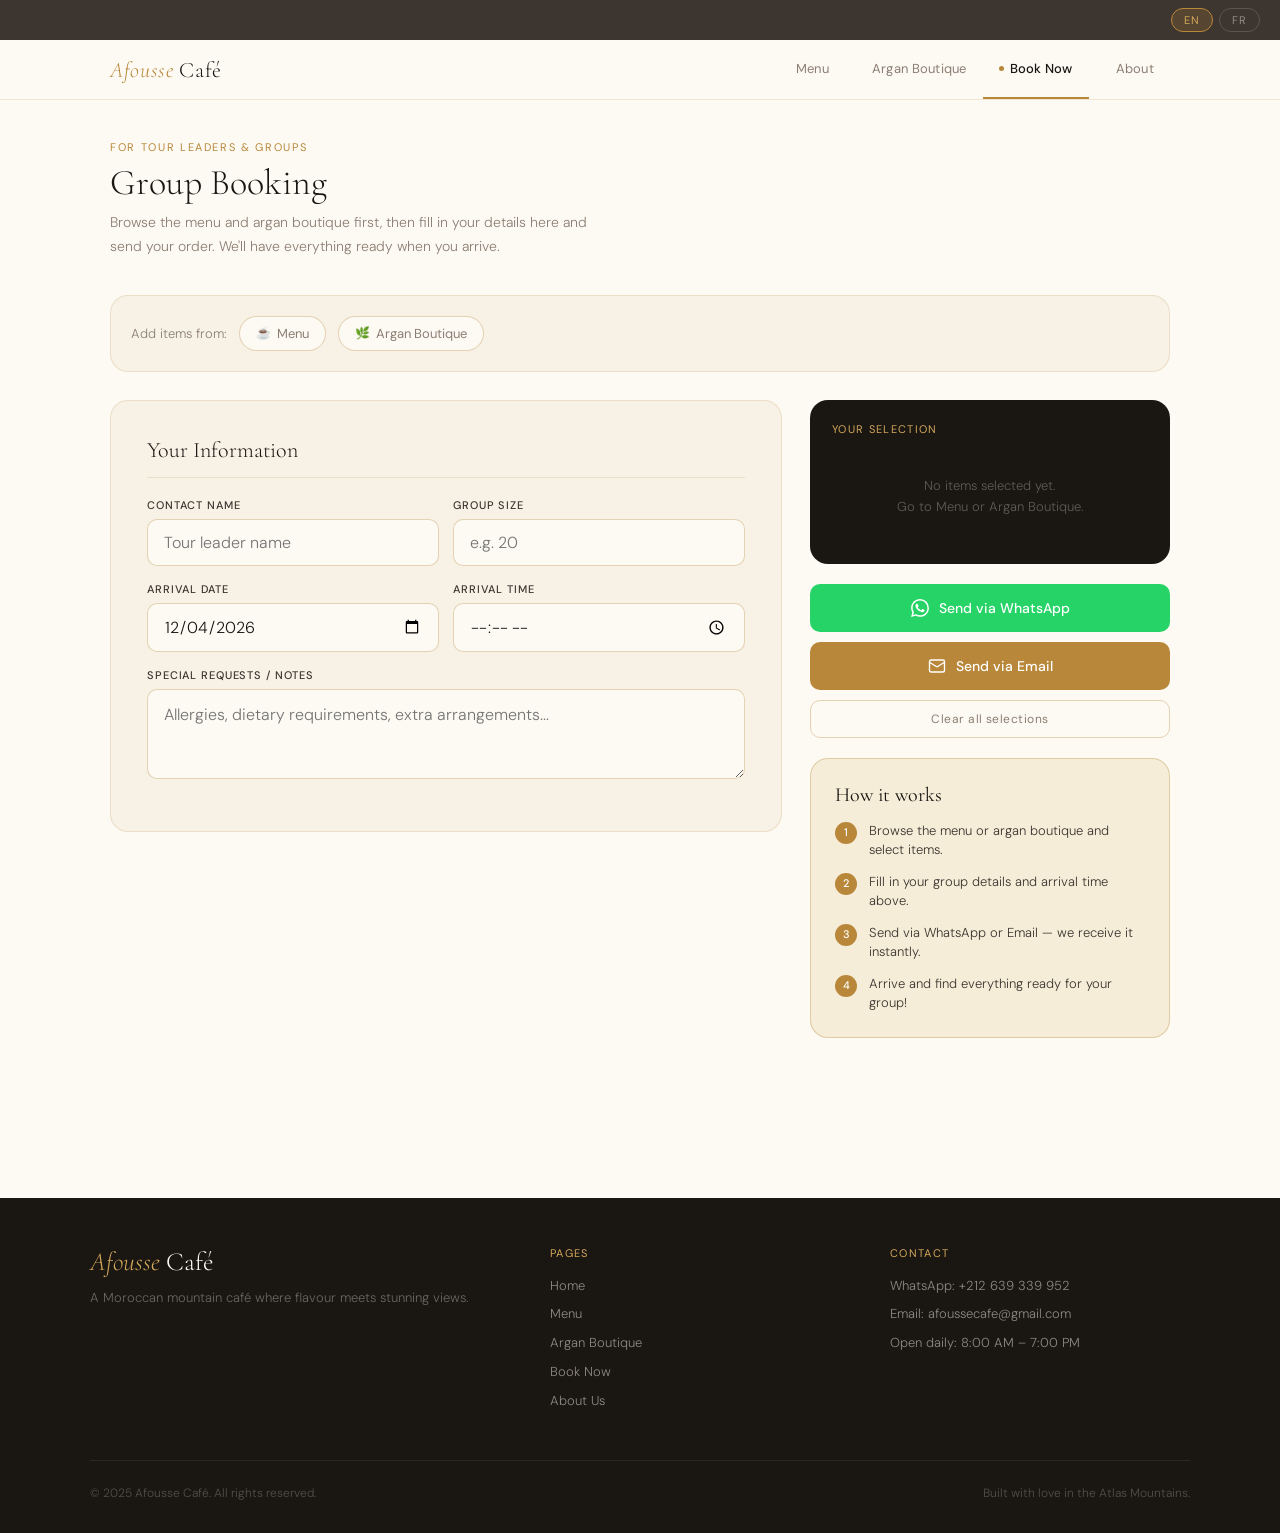
<file: booking.html>
<!DOCTYPE html>
<html lang="en">
<head>
  <meta charset="UTF-8">
  <meta name="viewport" content="width=device-width, initial-scale=1.0">
  <title>Book Now — Afousse Café</title>
  <meta name="description" content="Book your group's order at Afousse Café. Pre-order food, drinks and argan products via WhatsApp or Email before you arrive.">
  <link rel="stylesheet" href="css/style.css">
  <style>
    .booking-layout {
      display: grid;
      grid-template-columns: 1fr 360px;
      gap: 28px;
      align-items: start;
    }
    @media (max-width: 640px) {
      .booking-layout { grid-template-columns: 1fr !important; }
      .sidebar { position: static !important; }
      .booking-form-card { padding: 20px 16px; }
    }
    .booking-form-card {
      background: var(--cream2);
      border: 1px solid var(--border);
      border-radius: var(--r2);
      padding: 36px;
    }
    .sidebar { display: flex; flex-direction: column; gap: 20px; position: sticky; top: 80px; }
    .send-section { display: flex; flex-direction: column; gap: 10px; }
    .how-card {
      background: var(--gold-pale);
      border: 1px solid var(--border2);
      border-radius: var(--r2);
      padding: 24px;
    }
    .how-card h4 {
      font-family: 'Cormorant Garamond', serif;
      font-size: 20px; font-weight: 400;
      color: var(--ink); margin-bottom: 14px;
    }
    .how-step {
      display: flex; align-items: flex-start; gap: 12px;
      margin-bottom: 12px; font-size: 13px; color: var(--ink2); line-height: 1.5;
    }
    .how-step:last-child { margin-bottom: 0; }
    .how-num {
      width: 22px; height: 22px; border-radius: 50%;
      background: var(--gold); color: white;
      font-size: 11px; font-weight: 500;
      display: flex; align-items: center; justify-content: center;
      flex-shrink: 0; margin-top: 1px;
    }
    .shortcut-bar {
      background: var(--cream2);
      border: 1px solid var(--border);
      border-radius: var(--r2);
      padding: 20px;
      margin-bottom: 28px;
      display: flex;
      align-items: center;
      gap: 12px;
      flex-wrap: wrap;
    }
    .shortcut-bar span { font-size: 13px; color: var(--muted); }
    .shortcut-btn {
      display: inline-flex; align-items: center; gap: 6px;
      padding: 8px 16px; border-radius: 100px;
      border: 1px solid var(--border2); background: var(--cream);
      font-family: 'DM Sans', sans-serif; font-size: 12px; font-weight: 400;
      color: var(--ink2); cursor: pointer; transition: all .2s;
      text-decoration: none;
    }
    .shortcut-btn:hover { border-color: var(--gold); color: var(--gold); }

    @media (max-width: 800px) {
      .booking-layout { grid-template-columns: 1fr; }
      .sidebar { position: static; }
    }
  </style>
</head>
<body>

<div class="toast-wrap"><div class="toast" id="toast"></div></div>

<div class="lang-bar">
  <button class="lang-btn active" data-lang="en" onclick="setLang('en')">EN</button>
  <button class="lang-btn" data-lang="fr" onclick="setLang('fr')">FR</button>
</div>

<nav class="navbar">
  <div class="nav-inner" style="position:relative">
    <a class="nav-logo" href="index.html"><em>Afousse</em> Café</a>
    <button class="nav-hamburger" onclick="toggleMobileMenu()" aria-label="Menu">
      <span></span><span></span><span></span>
    </button>
    <div class="nav-links" id="nav-links">
      <a class="nav-link" href="menu.html"><span class="nav-dot"></span><span id="nav-menu">Menu</span></a>
      <a class="nav-link" href="argan.html"><span class="nav-dot"></span><span id="nav-argan">Argan Boutique</span></a>
      <a class="nav-link active" href="booking.html"><span class="nav-dot"></span><span id="nav-book">Book Now</span></a>
      <a class="nav-link" href="about.html"><span class="nav-dot"></span><span id="nav-about">About</span></a>
    </div>
  </div>
</nav>

<div class="main">
  <div class="sec-head">
    <div class="sec-eyebrow en">For Tour Leaders & Groups</div>
    <div class="sec-eyebrow fr" style="display:none">Pour Responsables & Groupes</div>
    <h2 class="en">Group Booking</h2>
    <h2 class="fr" style="display:none">Réservation de Groupe</h2>
    <p class="en">Browse the menu and argan boutique first, then fill in your details here and send your order. We'll have everything ready when you arrive.</p>
    <p class="fr" style="display:none">Parcourez le menu et la boutique argan, puis renseignez vos coordonnées et envoyez votre commande. Tout sera prêt à votre arrivée.</p>
  </div>

  <!-- SHORTCUT BAR -->
  <div class="shortcut-bar">
    <span class="en">Add items from:</span>
    <span class="fr" style="display:none">Ajouter des articles depuis :</span>
    <a class="shortcut-btn" href="menu.html">☕ <span class="en">Menu</span><span class="fr" style="display:none">Menu</span></a>
    <a class="shortcut-btn" href="argan.html">🌿 <span class="en">Argan Boutique</span><span class="fr" style="display:none">Boutique Argan</span></a>
  </div>

  <div class="booking-layout">
    <!-- FORM -->
    <div class="booking-form-card">
      <div class="form-section-title en">Your Information</div>
      <div class="form-section-title fr" style="display:none">Vos Informations</div>
      <div class="form-row">
        <div class="form-group">
          <label class="en">Contact Name</label>
          <label class="fr" style="display:none">Nom de Contact</label>
          <input type="text" id="contact-name" placeholder="Tour leader name">
        </div>
        <div class="form-group">
          <label class="en">Group Size</label>
          <label class="fr" style="display:none">Taille du Groupe</label>
          <input type="number" id="group-size" placeholder="e.g. 20" min="1">
        </div>
      </div>
      <div class="form-row">
        <div class="form-group">
          <label class="en">Arrival Date</label>
          <label class="fr" style="display:none">Date d'Arrivée</label>
          <input type="date" id="arrival-date">
        </div>
        <div class="form-group">
          <label class="en">Arrival Time</label>
          <label class="fr" style="display:none">Heure d'Arrivée</label>
          <input type="time" id="arrival-time">
        </div>
      </div>
      <div class="form-row">
        <div class="form-group full">
          <label class="en">Special Requests / Notes</label>
          <label class="fr" style="display:none">Demandes Spéciales / Notes</label>
          <textarea id="notes" placeholder="Allergies, dietary requirements, extra arrangements..."></textarea>
        </div>
      </div>
    </div>

    <!-- SIDEBAR -->
    <div class="sidebar">
      <!-- SUMMARY -->
      <div class="summary-card">
        <div class="sum-title" id="sum-title">Your Selection</div>
        <div id="summary-items">
          <div class="sum-empty" id="sum-empty">No items selected yet.<br>Go to Menu or Argan Boutique.</div>
        </div>
      </div>

      <!-- SEND -->
      <div class="send-section">
        <a class="btn-wa" href="#" onclick="sendWA(event)">
          <svg width="18" height="18" viewBox="0 0 24 24" fill="currentColor"><path d="M17.472 14.382c-.297-.149-1.758-.867-2.03-.967-.273-.099-.471-.148-.67.15-.197.297-.767.966-.94 1.164-.173.199-.347.223-.644.075-.297-.15-1.255-.463-2.39-1.475-.883-.788-1.48-1.761-1.653-2.059-.173-.297-.018-.458.13-.606.134-.133.298-.347.446-.52.149-.174.198-.298.298-.497.099-.198.05-.371-.025-.52-.075-.149-.669-1.612-.916-2.207-.242-.579-.487-.5-.669-.51-.173-.008-.371-.01-.57-.01-.198 0-.52.074-.792.372-.272.297-1.04 1.016-1.04 2.479 0 1.462 1.065 2.875 1.213 3.074.149.198 2.096 3.2 5.077 4.487.709.306 1.262.489 1.694.625.712.227 1.36.195 1.871.118.571-.085 1.758-.719 2.006-1.413.248-.694.248-1.289.173-1.413-.074-.124-.272-.198-.57-.347m-5.421 7.403h-.004a9.87 9.87 0 01-5.031-1.378l-.361-.214-3.741.982.998-3.648-.235-.374a9.86 9.86 0 01-1.51-5.26c.001-5.45 4.436-9.884 9.888-9.884 2.64 0 5.122 1.03 6.988 2.898a9.825 9.825 0 012.893 6.994c-.003 5.45-4.437 9.884-9.885 9.884m8.413-18.297A11.815 11.815 0 0012.05 0C5.495 0 .16 5.335.157 11.892c0 2.096.547 4.142 1.588 5.945L.057 24l6.305-1.654a11.882 11.882 0 005.683 1.448h.005c6.554 0 11.89-5.335 11.893-11.893a11.821 11.821 0 00-3.48-8.413z"/></svg>
          <span id="wa-lbl">Send via WhatsApp</span>
        </a>
        <a class="btn-em" href="#" onclick="sendEM(event)">
          <svg width="18" height="18" viewBox="0 0 24 24" fill="none" stroke="currentColor" stroke-width="1.8"><rect x="2" y="4" width="20" height="16" rx="2"/><path d="m22 7-8.97 5.7a1.94 1.94 0 01-2.06 0L2 7"/></svg>
          <span id="em-lbl">Send via Email</span>
        </a>
        <button class="btn-clear" onclick="clearAll()" id="clear-lbl">Clear all selections</button>
      </div>

      <!-- HOW IT WORKS -->
      <div class="how-card">
        <h4 class="en">How it works</h4>
        <h4 class="fr" style="display:none">Comment ça marche</h4>
        <div class="how-step">
          <div class="how-num">1</div>
          <span class="en">Browse the menu or argan boutique and select items.</span>
          <span class="fr" style="display:none">Parcourez le menu ou la boutique et sélectionnez des articles.</span>
        </div>
        <div class="how-step">
          <div class="how-num">2</div>
          <span class="en">Fill in your group details and arrival time above.</span>
          <span class="fr" style="display:none">Renseignez les détails du groupe et l'heure d'arrivée.</span>
        </div>
        <div class="how-step">
          <div class="how-num">3</div>
          <span class="en">Send via WhatsApp or Email — we receive it instantly.</span>
          <span class="fr" style="display:none">Envoyez par WhatsApp ou Email — nous le recevons instantanément.</span>
        </div>
        <div class="how-step">
          <div class="how-num">4</div>
          <span class="en">Arrive and find everything ready for your group!</span>
          <span class="fr" style="display:none">Arrivez et trouvez tout prêt pour votre groupe !</span>
        </div>
      </div>
    </div>
  </div>
</div>

<footer>
  <div class="footer-inner">
    <div>
      <div class="footer-logo"><em>Afousse</em> Café</div>
      <div class="footer-tagline en">A Moroccan mountain café where flavour meets stunning views.</div>
      <div class="footer-tagline fr" style="display:none">Un café marocain de montagne où saveurs et vues se rencontrent.</div>
    </div>
    <div class="footer-col">
      <h4 class="en">Pages</h4><h4 class="fr" style="display:none">Pages</h4>
      <a href="index.html" class="en">Home</a><a href="index.html" class="fr" style="display:none">Accueil</a>
      <a href="menu.html">Menu</a>
      <a href="argan.html" class="en">Argan Boutique</a><a href="argan.html" class="fr" style="display:none">Boutique Argan</a>
      <a href="booking.html" class="en">Book Now</a><a href="booking.html" class="fr" style="display:none">Réserver</a>
      <a href="about.html" class="en">About Us</a><a href="about.html" class="fr" style="display:none">À Propos</a>
    </div>
    <div class="footer-col">
      <h4 class="en">Contact</h4><h4 class="fr" style="display:none">Contact</h4>
      <p>WhatsApp: +212 639 339 952</p>
      <p>Email: afoussecafe@gmail.com</p>
      <p id="footer-hours">Open daily: 8:00 AM – 7:00 PM</p>
    </div>
  </div>
  <div class="footer-bottom">
    <span id="footer-rights">© 2025 Afousse Café. All rights reserved.</span>
    <span id="footer-built">Built with love in the Atlas Mountains.</span>
  </div>
</footer>

<script src="js/app.js"></script>
</body>
</html>
</file>
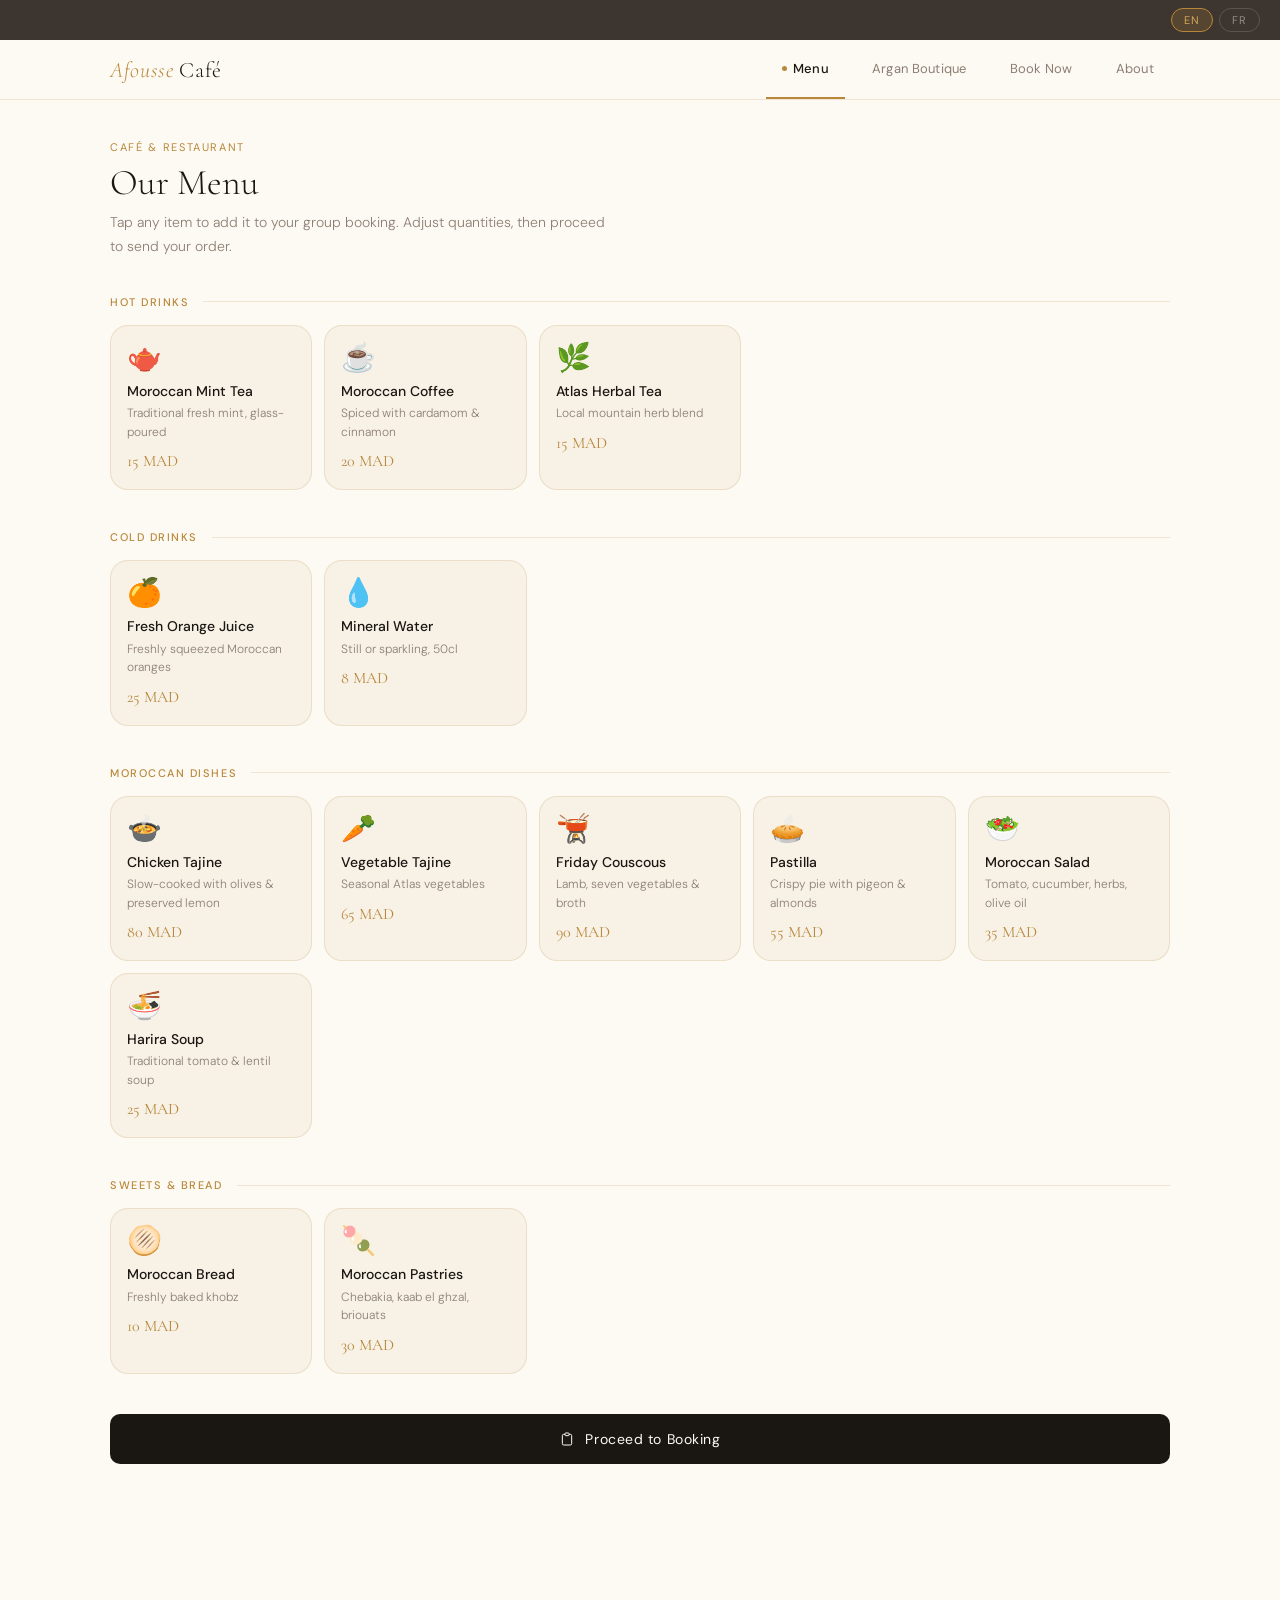
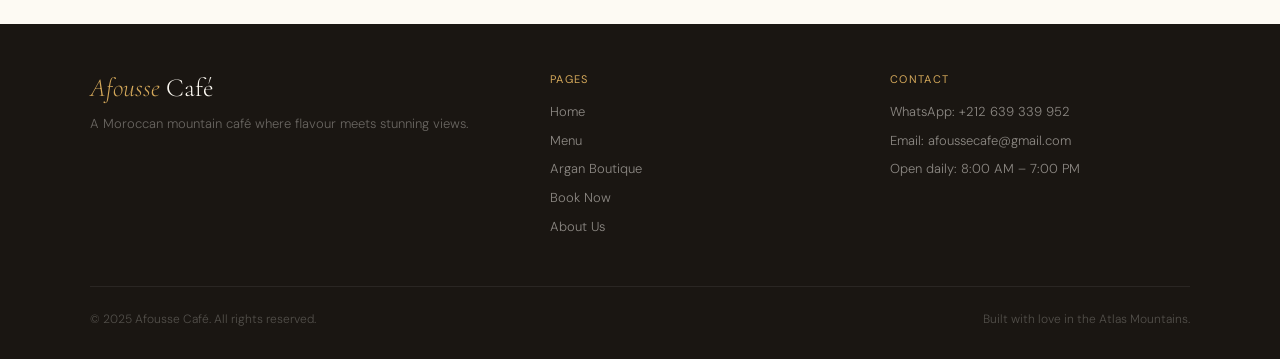
<file: menu.html>
<!DOCTYPE html>
<html lang="en">
<head>
  <meta charset="UTF-8">
  <meta name="viewport" content="width=device-width, initial-scale=1.0">
  <title>Menu — Afousse Café</title>
  <meta name="description" content="Explore our full Moroccan menu — tajines, mint tea, couscous, salads and pastries. Select items and book your group order online.">
  <link rel="stylesheet" href="css/style.css">
</head>
<body>

<div class="toast-wrap"><div class="toast" id="toast"></div></div>

<!-- LANG BAR -->
<div class="lang-bar">
  <button class="lang-btn active" data-lang="en" onclick="setLang('en')">EN</button>
  <button class="lang-btn" data-lang="fr" onclick="setLang('fr')">FR</button>
</div>

<!-- NAVBAR -->
<nav class="navbar">
  <div class="nav-inner" style="position:relative">
    <a class="nav-logo" href="index.html"><em>Afousse</em> Café</a>
    <button class="nav-hamburger" onclick="toggleMobileMenu()" aria-label="Menu">
      <span></span><span></span><span></span>
    </button>
    <div class="nav-links" id="nav-links">
      <a class="nav-link active" href="menu.html"><span class="nav-dot"></span><span id="nav-menu">Menu</span></a>
      <a class="nav-link" href="argan.html"><span class="nav-dot"></span><span id="nav-argan">Argan Boutique</span></a>
      <a class="nav-link" href="booking.html"><span class="nav-dot"></span><span id="nav-book">Book Now</span></a>
      <a class="nav-link" href="about.html"><span class="nav-dot"></span><span id="nav-about">About</span></a>
    </div>
  </div>
</nav>

<!-- MAIN -->
<div class="main">
  <div class="sec-head">
    <div class="sec-eyebrow en">Café & Restaurant</div>
    <div class="sec-eyebrow fr" style="display:none">Café & Restaurant</div>
    <h2 class="en">Our Menu</h2>
    <h2 class="fr" style="display:none">Notre Menu</h2>
    <p class="en">Tap any item to add it to your group booking. Adjust quantities, then proceed to send your order.</p>
    <p class="fr" style="display:none">Touchez un article pour l'ajouter à votre réservation. Ajustez les quantités puis envoyez votre commande.</p>
  </div>

  <!-- HOT DRINKS -->
  <div class="cat-block">
    <div class="cat-label"><span class="cat-label-text en">Hot Drinks</span><span class="cat-label-text fr" style="display:none">Boissons Chaudes</span><div class="cat-label-line"></div></div>
    <div class="menu-grid">

      <div class="menu-card" data-id="mint-tea" data-name="Moroccan Mint Tea" data-namefr="Thé à la Menthe" data-price="15 MAD" onclick="toggleItem(this)">
        <div class="check-mark"><svg viewBox="0 0 12 10"><polyline points="1,5 4.5,8.5 11,1"/></svg></div>
        <span class="card-emoji">🫖</span>
        <div class="card-name en">Moroccan Mint Tea</div><div class="card-name fr" style="display:none">Thé à la Menthe</div>
        <div class="card-desc en">Traditional fresh mint, glass-poured</div><div class="card-desc fr" style="display:none">Menthe fraîche, service en verre</div>
        <div class="card-price">15 MAD</div>
        <div class="qty-row" style="display:none"><button class="qty-btn" onclick="chQty(event,this,-1)">−</button><span class="qty-val">1</span><button class="qty-btn" onclick="chQty(event,this,1)">+</button></div>
      </div>

      <div class="menu-card" data-id="coffee" data-name="Moroccan Coffee" data-namefr="Café Marocain" data-price="20 MAD" onclick="toggleItem(this)">
        <div class="check-mark"><svg viewBox="0 0 12 10"><polyline points="1,5 4.5,8.5 11,1"/></svg></div>
        <span class="card-emoji">☕</span>
        <div class="card-name en">Moroccan Coffee</div><div class="card-name fr" style="display:none">Café Marocain</div>
        <div class="card-desc en">Spiced with cardamom & cinnamon</div><div class="card-desc fr" style="display:none">Épicé cardamome & cannelle</div>
        <div class="card-price">20 MAD</div>
        <div class="qty-row" style="display:none"><button class="qty-btn" onclick="chQty(event,this,-1)">−</button><span class="qty-val">1</span><button class="qty-btn" onclick="chQty(event,this,1)">+</button></div>
      </div>

      <div class="menu-card" data-id="herbal" data-name="Atlas Herbal Tea" data-namefr="Tisane de l'Atlas" data-price="15 MAD" onclick="toggleItem(this)">
        <div class="check-mark"><svg viewBox="0 0 12 10"><polyline points="1,5 4.5,8.5 11,1"/></svg></div>
        <span class="card-emoji">🌿</span>
        <div class="card-name en">Atlas Herbal Tea</div><div class="card-name fr" style="display:none">Tisane de l'Atlas</div>
        <div class="card-desc en">Local mountain herb blend</div><div class="card-desc fr" style="display:none">Mélange d'herbes de montagne</div>
        <div class="card-price">15 MAD</div>
        <div class="qty-row" style="display:none"><button class="qty-btn" onclick="chQty(event,this,-1)">−</button><span class="qty-val">1</span><button class="qty-btn" onclick="chQty(event,this,1)">+</button></div>
      </div>

    </div>
  </div>

  <!-- COLD DRINKS -->
  <div class="cat-block">
    <div class="cat-label"><span class="cat-label-text en">Cold Drinks</span><span class="cat-label-text fr" style="display:none">Boissons Fraîches</span><div class="cat-label-line"></div></div>
    <div class="menu-grid">

      <div class="menu-card" data-id="orange" data-name="Fresh Orange Juice" data-namefr="Jus d'Orange Frais" data-price="25 MAD" onclick="toggleItem(this)">
        <div class="check-mark"><svg viewBox="0 0 12 10"><polyline points="1,5 4.5,8.5 11,1"/></svg></div>
        <span class="card-emoji">🍊</span>
        <div class="card-name en">Fresh Orange Juice</div><div class="card-name fr" style="display:none">Jus d'Orange Frais</div>
        <div class="card-desc en">Freshly squeezed Moroccan oranges</div><div class="card-desc fr" style="display:none">Oranges marocaines fraîches pressées</div>
        <div class="card-price">25 MAD</div>
        <div class="qty-row" style="display:none"><button class="qty-btn" onclick="chQty(event,this,-1)">−</button><span class="qty-val">1</span><button class="qty-btn" onclick="chQty(event,this,1)">+</button></div>
      </div>

      <div class="menu-card" data-id="water" data-name="Mineral Water" data-namefr="Eau Minérale" data-price="8 MAD" onclick="toggleItem(this)">
        <div class="check-mark"><svg viewBox="0 0 12 10"><polyline points="1,5 4.5,8.5 11,1"/></svg></div>
        <span class="card-emoji">💧</span>
        <div class="card-name en">Mineral Water</div><div class="card-name fr" style="display:none">Eau Minérale</div>
        <div class="card-desc en">Still or sparkling, 50cl</div><div class="card-desc fr" style="display:none">Plate ou gazeuse, 50cl</div>
        <div class="card-price">8 MAD</div>
        <div class="qty-row" style="display:none"><button class="qty-btn" onclick="chQty(event,this,-1)">−</button><span class="qty-val">1</span><button class="qty-btn" onclick="chQty(event,this,1)">+</button></div>
      </div>

    </div>
  </div>

  <!-- MOROCCAN DISHES -->
  <div class="cat-block">
    <div class="cat-label"><span class="cat-label-text en">Moroccan Dishes</span><span class="cat-label-text fr" style="display:none">Plats Marocains</span><div class="cat-label-line"></div></div>
    <div class="menu-grid">

      <div class="menu-card" data-id="tajine-chicken" data-name="Chicken Tajine" data-namefr="Tajine Poulet" data-price="80 MAD" onclick="toggleItem(this)">
        <div class="check-mark"><svg viewBox="0 0 12 10"><polyline points="1,5 4.5,8.5 11,1"/></svg></div>
        <span class="card-emoji">🍲</span>
        <div class="card-name en">Chicken Tajine</div><div class="card-name fr" style="display:none">Tajine Poulet</div>
        <div class="card-desc en">Slow-cooked with olives & preserved lemon</div><div class="card-desc fr" style="display:none">Mijoté, olives & citron confit</div>
        <div class="card-price">80 MAD</div>
        <div class="qty-row" style="display:none"><button class="qty-btn" onclick="chQty(event,this,-1)">−</button><span class="qty-val">1</span><button class="qty-btn" onclick="chQty(event,this,1)">+</button></div>
      </div>

      <div class="menu-card" data-id="tajine-veg" data-name="Vegetable Tajine" data-namefr="Tajine Légumes" data-price="65 MAD" onclick="toggleItem(this)">
        <div class="check-mark"><svg viewBox="0 0 12 10"><polyline points="1,5 4.5,8.5 11,1"/></svg></div>
        <span class="card-emoji">🥕</span>
        <div class="card-name en">Vegetable Tajine</div><div class="card-name fr" style="display:none">Tajine Légumes</div>
        <div class="card-desc en">Seasonal Atlas vegetables</div><div class="card-desc fr" style="display:none">Légumes de saison de l'Atlas</div>
        <div class="card-price">65 MAD</div>
        <div class="qty-row" style="display:none"><button class="qty-btn" onclick="chQty(event,this,-1)">−</button><span class="qty-val">1</span><button class="qty-btn" onclick="chQty(event,this,1)">+</button></div>
      </div>

      <div class="menu-card" data-id="couscous" data-name="Friday Couscous" data-namefr="Couscous Vendredi" data-price="90 MAD" onclick="toggleItem(this)">
        <div class="check-mark"><svg viewBox="0 0 12 10"><polyline points="1,5 4.5,8.5 11,1"/></svg></div>
        <span class="card-emoji">🫕</span>
        <div class="card-name en">Friday Couscous</div><div class="card-name fr" style="display:none">Couscous Vendredi</div>
        <div class="card-desc en">Lamb, seven vegetables & broth</div><div class="card-desc fr" style="display:none">Agneau, sept légumes, bouillon</div>
        <div class="card-price">90 MAD</div>
        <div class="qty-row" style="display:none"><button class="qty-btn" onclick="chQty(event,this,-1)">−</button><span class="qty-val">1</span><button class="qty-btn" onclick="chQty(event,this,1)">+</button></div>
      </div>

      <div class="menu-card" data-id="pastilla" data-name="Pastilla" data-namefr="Pastilla" data-price="55 MAD" onclick="toggleItem(this)">
        <div class="check-mark"><svg viewBox="0 0 12 10"><polyline points="1,5 4.5,8.5 11,1"/></svg></div>
        <span class="card-emoji">🥧</span>
        <div class="card-name en">Pastilla</div><div class="card-name fr" style="display:none">Pastilla</div>
        <div class="card-desc en">Crispy pie with pigeon & almonds</div><div class="card-desc fr" style="display:none">Feuilleté, pigeon & amandes</div>
        <div class="card-price">55 MAD</div>
        <div class="qty-row" style="display:none"><button class="qty-btn" onclick="chQty(event,this,-1)">−</button><span class="qty-val">1</span><button class="qty-btn" onclick="chQty(event,this,1)">+</button></div>
      </div>

      <div class="menu-card" data-id="salad" data-name="Moroccan Salad" data-namefr="Salade Marocaine" data-price="35 MAD" onclick="toggleItem(this)">
        <div class="check-mark"><svg viewBox="0 0 12 10"><polyline points="1,5 4.5,8.5 11,1"/></svg></div>
        <span class="card-emoji">🥗</span>
        <div class="card-name en">Moroccan Salad</div><div class="card-name fr" style="display:none">Salade Marocaine</div>
        <div class="card-desc en">Tomato, cucumber, herbs, olive oil</div><div class="card-desc fr" style="display:none">Tomate, concombre, herbes</div>
        <div class="card-price">35 MAD</div>
        <div class="qty-row" style="display:none"><button class="qty-btn" onclick="chQty(event,this,-1)">−</button><span class="qty-val">1</span><button class="qty-btn" onclick="chQty(event,this,1)">+</button></div>
      </div>

      <div class="menu-card" data-id="harira" data-name="Harira Soup" data-namefr="Soupe Harira" data-price="25 MAD" onclick="toggleItem(this)">
        <div class="check-mark"><svg viewBox="0 0 12 10"><polyline points="1,5 4.5,8.5 11,1"/></svg></div>
        <span class="card-emoji">🍜</span>
        <div class="card-name en">Harira Soup</div><div class="card-name fr" style="display:none">Soupe Harira</div>
        <div class="card-desc en">Traditional tomato & lentil soup</div><div class="card-desc fr" style="display:none">Soupe tomate & lentilles</div>
        <div class="card-price">25 MAD</div>
        <div class="qty-row" style="display:none"><button class="qty-btn" onclick="chQty(event,this,-1)">−</button><span class="qty-val">1</span><button class="qty-btn" onclick="chQty(event,this,1)">+</button></div>
      </div>

    </div>
  </div>

  <!-- SWEETS -->
  <div class="cat-block">
    <div class="cat-label"><span class="cat-label-text en">Sweets & Bread</span><span class="cat-label-text fr" style="display:none">Sucreries & Pain</span><div class="cat-label-line"></div></div>
    <div class="menu-grid">

      <div class="menu-card" data-id="bread" data-name="Moroccan Bread" data-namefr="Pain Marocain" data-price="10 MAD" onclick="toggleItem(this)">
        <div class="check-mark"><svg viewBox="0 0 12 10"><polyline points="1,5 4.5,8.5 11,1"/></svg></div>
        <span class="card-emoji">🫓</span>
        <div class="card-name en">Moroccan Bread</div><div class="card-name fr" style="display:none">Pain Marocain</div>
        <div class="card-desc en">Freshly baked khobz</div><div class="card-desc fr" style="display:none">Khobz fraîchement cuit</div>
        <div class="card-price">10 MAD</div>
        <div class="qty-row" style="display:none"><button class="qty-btn" onclick="chQty(event,this,-1)">−</button><span class="qty-val">1</span><button class="qty-btn" onclick="chQty(event,this,1)">+</button></div>
      </div>

      <div class="menu-card" data-id="pastries" data-name="Moroccan Pastries" data-namefr="Pâtisseries Marocaines" data-price="30 MAD" onclick="toggleItem(this)">
        <div class="check-mark"><svg viewBox="0 0 12 10"><polyline points="1,5 4.5,8.5 11,1"/></svg></div>
        <span class="card-emoji">🍡</span>
        <div class="card-name en">Moroccan Pastries</div><div class="card-name fr" style="display:none">Pâtisseries Marocaines</div>
        <div class="card-desc en">Chebakia, kaab el ghzal, briouats</div><div class="card-desc fr" style="display:none">Chebakia, kaab el ghzal, briouats</div>
        <div class="card-price">30 MAD</div>
        <div class="qty-row" style="display:none"><button class="qty-btn" onclick="chQty(event,this,-1)">−</button><span class="qty-val">1</span><button class="qty-btn" onclick="chQty(event,this,1)">+</button></div>
      </div>

    </div>
  </div>

  <a class="proceed-btn" href="booking.html">
    <svg width="16" height="16" viewBox="0 0 24 24" fill="none" stroke="currentColor" stroke-width="1.5"><path d="M9 5H7a2 2 0 00-2 2v12a2 2 0 002 2h10a2 2 0 002-2V7a2 2 0 00-2-2h-2"/><rect x="9" y="3" width="6" height="4" rx="1"/></svg>
    <span class="en">Proceed to Booking</span>
    <span class="fr" style="display:none">Passer à la Réservation</span>
  </a>
</div>

<!-- FOOTER -->
<footer>
  <div class="footer-inner">
    <div>
      <div class="footer-logo"><em>Afousse</em> Café</div>
      <div class="footer-tagline en">A Moroccan mountain café where flavour meets stunning views.</div>
      <div class="footer-tagline fr" style="display:none">Un café marocain de montagne où saveurs et vues se rencontrent.</div>
    </div>
    <div class="footer-col">
      <h4 class="en">Pages</h4><h4 class="fr" style="display:none">Pages</h4>
      <a href="index.html" class="en">Home</a><a href="index.html" class="fr" style="display:none">Accueil</a>
      <a href="menu.html" class="en">Menu</a><a href="menu.html" class="fr" style="display:none">Menu</a>
      <a href="argan.html" class="en">Argan Boutique</a><a href="argan.html" class="fr" style="display:none">Boutique Argan</a>
      <a href="booking.html" class="en">Book Now</a><a href="booking.html" class="fr" style="display:none">Réserver</a>
      <a href="about.html" class="en">About Us</a><a href="about.html" class="fr" style="display:none">À Propos</a>
    </div>
    <div class="footer-col">
      <h4 class="en">Contact</h4><h4 class="fr" style="display:none">Contact</h4>
      <p>WhatsApp: +212 639 339 952</p>
      <p>Email: afoussecafe@gmail.com</p>
      <p id="footer-hours">Open daily: 8:00 AM – 7:00 PM</p>
    </div>
  </div>
  <div class="footer-bottom">
    <span id="footer-rights">© 2025 Afousse Café. All rights reserved.</span>
    <span id="footer-built">Built with love in the Atlas Mountains.</span>
  </div>
</footer>

<script src="js/app.js"></script>
<a class="floating-cart" href="booking.html">
  🛒 <span class="en">View Booking</span><span class="fr" style="display:none">Voir Réservation</span>
  <span id="cart-badge"></span>
</a>
</body>
</html>
</file>
<file: css/style.css>
/* ─── AFOUSSE CAFÉ — Global Styles ─── */
@import url('https://fonts.googleapis.com/css2?family=Cormorant+Garamond:ital,wght@0,300;0,400;0,600;1,300;1,400&family=DM+Sans:wght@300;400;500&display=swap');

*, *::before, *::after { box-sizing: border-box; margin: 0; padding: 0; }

:root {
  --ink: #1A1612;
  --ink2: #3D3530;
  --muted: #8C7E74;
  --gold: #B8873A;
  --gold2: #D4A85A;
  --gold-pale: #F5EDD8;
  --cream: #FDFAF3;
  --cream2: #F7F1E6;
  --cream3: #EDE3D0;
  --green: #2D5A3D;
  --border: rgba(184,135,58,0.18);
  --border2: rgba(184,135,58,0.35);
  --r: 10px;
  --r2: 18px;
}

html { scroll-behavior: smooth; }
body {
  font-family: 'DM Sans', sans-serif;
  background: var(--cream);
  color: var(--ink);
  min-height: 100vh;
  overflow-x: hidden;
  font-weight: 300;
}

/* ══════════════════════════════════════
   LANG BAR
══════════════════════════════════════ */
.lang-bar {
  background: var(--ink2);
  display: flex;
  justify-content: flex-end;
  align-items: center;
  padding: 8px 20px;
  gap: 6px;
}
.lang-btn {
  background: transparent;
  border: 1px solid rgba(253,250,243,0.15);
  color: rgba(253,250,243,0.45);
  font-family: 'DM Sans', sans-serif;
  font-size: 11px;
  letter-spacing: 0.08em;
  padding: 4px 12px;
  border-radius: 100px;
  cursor: pointer;
  transition: all .2s;
}
.lang-btn.active {
  background: rgba(184,135,58,0.2);
  border-color: var(--gold);
  color: var(--gold2);
}

/* ══════════════════════════════════════
   NAVBAR — with mobile hamburger
══════════════════════════════════════ */
.navbar {
  background: var(--cream);
  border-bottom: 1px solid var(--border);
  position: sticky;
  top: 0;
  z-index: 200;
}
.nav-inner {
  max-width: 1100px;
  margin: 0 auto;
  display: flex;
  align-items: center;
  justify-content: space-between;
  padding: 0 20px;
  min-height: 58px;
}
.nav-logo {
  font-family: 'Cormorant Garamond', serif;
  font-size: 22px;
  font-weight: 300;
  color: var(--ink);
  text-decoration: none;
  letter-spacing: 0.03em;
  white-space: nowrap;
  flex-shrink: 0;
}
.nav-logo em { color: var(--gold); font-style: italic; }

/* Hamburger button — hidden on desktop */
.nav-hamburger {
  display: none;
  flex-direction: column;
  justify-content: center;
  gap: 5px;
  background: none;
  border: none;
  cursor: pointer;
  padding: 8px;
  margin-right: -8px;
}
.nav-hamburger span {
  display: block;
  width: 22px;
  height: 2px;
  background: var(--ink);
  border-radius: 2px;
  transition: all .3s;
}

/* Desktop nav links */
#nav-links {
  display: flex;
  gap: 0;
}
.nav-link {
  display: flex;
  align-items: center;
  gap: 6px;
  padding: 20px 16px;
  font-size: 13px;
  font-weight: 400;
  color: var(--muted);
  border-bottom: 2px solid transparent;
  text-decoration: none;
  white-space: nowrap;
  transition: all .2s;
  letter-spacing: 0.02em;
}
.nav-link:hover { color: var(--gold); }
.nav-link.active { color: var(--ink); border-bottom-color: var(--gold); font-weight: 500; }
.nav-dot { width: 5px; height: 5px; border-radius: 50%; background: var(--gold); opacity: 0; transition: opacity .2s; flex-shrink: 0; }
.nav-link.active .nav-dot { opacity: 1; }

/* Cart badge on nav book link */
.nav-cart-badge {
  display: none;
  background: var(--gold);
  color: white;
  font-size: 10px;
  font-weight: 500;
  width: 18px;
  height: 18px;
  border-radius: 50%;
  align-items: center;
  justify-content: center;
  margin-left: 2px;
}

/* ══════════════════════════════════════
   FOOTER
══════════════════════════════════════ */
footer {
  background: var(--ink);
  color: rgba(253,250,243,0.55);
  padding: 48px 20px 32px;
  margin-top: 80px;
}
.footer-inner {
  max-width: 1100px;
  margin: 0 auto;
  display: grid;
  grid-template-columns: 1.4fr 1fr 1fr;
  gap: 40px;
  margin-bottom: 40px;
}
.footer-logo {
  font-family: 'Cormorant Garamond', serif;
  font-size: 26px;
  font-weight: 300;
  color: var(--cream);
  margin-bottom: 10px;
}
.footer-logo em { color: var(--gold2); font-style: italic; }
.footer-tagline { font-size: 13px; color: rgba(253,250,243,0.35); line-height: 1.7; }
.footer-col h4 {
  font-size: 11px;
  letter-spacing: 0.12em;
  text-transform: uppercase;
  color: var(--gold2);
  margin-bottom: 16px;
  font-weight: 400;
}
.footer-col a, .footer-col p {
  display: block;
  font-size: 13px;
  color: rgba(253,250,243,0.5);
  text-decoration: none;
  margin-bottom: 8px;
  transition: color .2s;
  line-height: 1.6;
}
.footer-col a:hover { color: var(--gold2); }
.footer-bottom {
  border-top: 1px solid rgba(253,250,243,0.07);
  padding-top: 24px;
  display: flex;
  justify-content: space-between;
  align-items: center;
  flex-wrap: wrap;
  gap: 10px;
  font-size: 12px;
  color: rgba(253,250,243,0.25);
  max-width: 1100px;
  margin: 0 auto;
}

/* ══════════════════════════════════════
   MAIN WRAPPER
══════════════════════════════════════ */
.main { max-width: 1100px; margin: 0 auto; padding: 40px 20px 80px; }

/* ══════════════════════════════════════
   SECTION HEADERS
══════════════════════════════════════ */
.sec-eyebrow {
  font-size: 11px;
  letter-spacing: 0.15em;
  text-transform: uppercase;
  color: var(--gold);
  font-weight: 400;
  margin-bottom: 8px;
}
.sec-head { margin-bottom: 36px; }
.sec-head h2 {
  font-family: 'Cormorant Garamond', serif;
  font-size: 36px;
  font-weight: 300;
  color: var(--ink);
  line-height: 1.15;
}
.sec-head p { font-size: 14px; color: var(--muted); margin-top: 8px; max-width: 500px; line-height: 1.7; }

/* ══════════════════════════════════════
   CATEGORY DIVIDERS
══════════════════════════════════════ */
.cat-block { margin-bottom: 40px; }
.cat-label { display: flex; align-items: center; gap: 14px; margin-bottom: 16px; }
.cat-label-text {
  font-size: 11px;
  letter-spacing: 0.14em;
  text-transform: uppercase;
  color: var(--gold);
  font-weight: 500;
  white-space: nowrap;
}
.cat-label-line { flex: 1; height: 1px; background: var(--border); }

/* ══════════════════════════════════════
   MENU CARDS
══════════════════════════════════════ */
.menu-grid {
  display: grid;
  grid-template-columns: repeat(auto-fill, minmax(180px, 1fr));
  gap: 12px;
}
.menu-card {
  background: var(--cream2);
  border: 1px solid var(--border);
  border-radius: var(--r2);
  padding: 18px 16px;
  cursor: pointer;
  transition: all .22s;
  position: relative;
  user-select: none;
  -webkit-tap-highlight-color: transparent;
}
.menu-card:hover, .menu-card:active {
  border-color: var(--gold);
  background: var(--cream);
  transform: translateY(-2px);
  box-shadow: 0 8px 24px rgba(26,22,18,0.08);
}
.menu-card.selected {
  border-color: var(--gold);
  background: #FDF8EE;
  box-shadow: 0 0 0 1px var(--gold);
}
.check-mark {
  position: absolute;
  top: 12px; right: 12px;
  width: 22px; height: 22px;
  background: var(--gold);
  border-radius: 50%;
  display: none;
  align-items: center;
  justify-content: center;
}
.menu-card.selected .check-mark { display: flex; }
.check-mark svg { width: 11px; height: 11px; stroke: white; fill: none; stroke-width: 2.5; }
.card-emoji { font-size: 28px; margin-bottom: 10px; display: block; line-height: 1; }
.card-name { font-size: 14px; font-weight: 500; color: var(--ink); margin-bottom: 4px; line-height: 1.3; }
.card-desc { font-size: 12px; color: var(--muted); line-height: 1.55; }
.card-price {
  font-family: 'Cormorant Garamond', serif;
  font-size: 16px;
  color: var(--gold);
  font-weight: 400;
  margin-top: 10px;
}
.qty-row {
  display: flex;
  align-items: center;
  gap: 10px;
  margin-top: 12px;
}
.qty-btn {
  width: 30px; height: 30px;
  border-radius: 50%;
  border: 1px solid var(--border2);
  background: transparent;
  cursor: pointer;
  font-size: 18px;
  display: flex;
  align-items: center;
  justify-content: center;
  color: var(--gold);
  font-family: inherit;
  line-height: 1;
  transition: all .15s;
  -webkit-tap-highlight-color: transparent;
  touch-action: manipulation;
}
.qty-btn:hover, .qty-btn:active { background: var(--gold); color: white; border-color: var(--gold); }
.qty-val { font-size: 15px; font-weight: 500; min-width: 24px; text-align: center; color: var(--ink); }

/* ══════════════════════════════════════
   BUTTONS
══════════════════════════════════════ */
.btn-primary {
  display: inline-flex; align-items: center; justify-content: center; gap: 10px;
  padding: 14px 24px; border-radius: var(--r);
  background: var(--ink); color: var(--cream); border: none;
  font-family: 'DM Sans', sans-serif; font-size: 14px; font-weight: 400;
  cursor: pointer; transition: all .2s; text-decoration: none; letter-spacing: 0.04em;
  touch-action: manipulation;
}
.btn-primary:hover { background: var(--gold); }

.btn-gold {
  display: inline-flex; align-items: center; justify-content: center; gap: 10px;
  padding: 14px 24px; border-radius: var(--r);
  background: var(--gold); color: white; border: none;
  font-family: 'DM Sans', sans-serif; font-size: 14px; font-weight: 500;
  cursor: pointer; transition: all .2s; text-decoration: none; letter-spacing: 0.04em;
  touch-action: manipulation;
}
.btn-gold:hover { background: var(--ink2); }

.btn-wa {
  display: flex; align-items: center; justify-content: center; gap: 10px;
  padding: 15px 20px; border-radius: var(--r);
  background: #25D366; color: white; border: none;
  font-family: 'DM Sans', sans-serif; font-size: 14px; font-weight: 500;
  cursor: pointer; transition: all .2s; text-decoration: none;
  touch-action: manipulation;
}
.btn-wa:hover { background: #1da851; }

.btn-em {
  display: flex; align-items: center; justify-content: center; gap: 10px;
  padding: 15px 20px; border-radius: var(--r);
  background: var(--gold); color: white; border: none;
  font-family: 'DM Sans', sans-serif; font-size: 14px; font-weight: 500;
  cursor: pointer; transition: all .2s; text-decoration: none;
  touch-action: manipulation;
}
.btn-em:hover { background: var(--ink2); }

.btn-clear {
  background: transparent; border: 1px solid var(--border2); color: var(--muted);
  font-family: 'DM Sans', sans-serif; font-size: 12px; padding: 10px;
  border-radius: var(--r); cursor: pointer; width: 100%; transition: all .2s; letter-spacing: 0.04em;
}
.btn-clear:hover { border-color: var(--gold); color: var(--gold); }

.proceed-btn {
  display: flex; align-items: center; justify-content: center; gap: 10px;
  width: 100%; padding: 16px; border-radius: var(--r);
  background: var(--ink); color: var(--cream); border: none;
  font-family: 'DM Sans', sans-serif; font-size: 14px; font-weight: 400;
  cursor: pointer; transition: all .2s; margin-top: 16px; letter-spacing: 0.04em;
  text-decoration: none; touch-action: manipulation;
}
.proceed-btn:hover { background: var(--gold); }

/* ══════════════════════════════════════
   FORMS
══════════════════════════════════════ */
.form-section-title {
  font-family: 'Cormorant Garamond', serif;
  font-size: 22px; font-weight: 300; color: var(--ink);
  margin-bottom: 20px; padding-bottom: 14px;
  border-bottom: 1px solid var(--border);
}
.form-row { display: grid; grid-template-columns: 1fr 1fr; gap: 14px; margin-bottom: 16px; }
.form-group { display: flex; flex-direction: column; gap: 7px; }
.form-group.full { grid-column: 1 / -1; }
label {
  font-size: 11px; font-weight: 500; color: var(--ink2);
  letter-spacing: 0.08em; text-transform: uppercase;
}
input, select, textarea {
  font-family: 'DM Sans', sans-serif; font-size: 16px; /* 16px prevents iOS zoom */
  font-weight: 300; color: var(--ink);
  background: var(--cream); border: 1px solid var(--border2);
  border-radius: var(--r); padding: 12px 16px;
  outline: none; transition: border-color .2s; width: 100%;
  -webkit-appearance: none;
}
input:focus, select:focus, textarea:focus { border-color: var(--gold); }
textarea { resize: vertical; min-height: 90px; line-height: 1.6; }

/* ══════════════════════════════════════
   TOAST
══════════════════════════════════════ */
.toast-wrap { position: fixed; bottom: 20px; right: 16px; z-index: 9999; left: 16px; pointer-events: none; }
.toast {
  background: var(--ink); color: var(--cream);
  padding: 13px 18px; border-radius: var(--r);
  font-size: 13px; font-family: 'DM Sans', sans-serif;
  opacity: 0; transform: translateY(10px); transition: all .3s;
  border-left: 3px solid var(--gold); line-height: 1.5;
  display: inline-block; max-width: 340px;
}
.toast.show { opacity: 1; transform: translateY(0); }

/* ══════════════════════════════════════
   SUMMARY CARD (booking sidebar)
══════════════════════════════════════ */
.summary-card { background: var(--ink); border-radius: var(--r2); padding: 22px; color: var(--cream); }
.sum-title {
  font-size: 11px; letter-spacing: 0.12em; text-transform: uppercase;
  color: var(--gold2); margin-bottom: 16px; font-weight: 400;
}
.sum-item {
  display: flex; justify-content: space-between; align-items: center;
  padding: 9px 0; border-bottom: 1px solid rgba(253,250,243,0.07);
  font-size: 13px; color: rgba(253,250,243,0.85);
  gap: 8px;
}
.sum-item:last-child { border-bottom: none; }
.sum-item > span:first-child { flex: 1; min-width: 0; word-break: break-word; }
.sum-qty {
  background: rgba(184,135,58,0.2); color: var(--gold2);
  padding: 2px 9px; border-radius: 100px; font-size: 11px;
  font-weight: 500; white-space: nowrap; flex-shrink: 0;
}
.sum-empty { font-size: 13px; color: rgba(253,250,243,0.3); text-align: center; padding: 24px 0; line-height: 1.6; }

/* ══════════════════════════════════════
   FLOATING CART BUTTON (mobile)
══════════════════════════════════════ */
.floating-cart {
  display: none;
  position: fixed;
  bottom: 24px;
  right: 20px;
  z-index: 500;
  background: var(--gold);
  color: white;
  border: none;
  border-radius: 100px;
  padding: 13px 20px;
  font-family: 'DM Sans', sans-serif;
  font-size: 13px;
  font-weight: 500;
  cursor: pointer;
  box-shadow: 0 4px 20px rgba(184,135,58,0.4);
  align-items: center;
  gap: 8px;
  text-decoration: none;
  transition: all .2s;
}
#cart-badge {
  background: white;
  color: var(--gold);
  width: 20px;
  height: 20px;
  border-radius: 50%;
  font-size: 11px;
  font-weight: 700;
  display: none;
  align-items: center;
  justify-content: center;
}

/* ══════════════════════════════════════
   RESPONSIVE — TABLET (max 900px)
══════════════════════════════════════ */
@media (max-width: 900px) {
  .footer-inner { grid-template-columns: 1fr 1fr; gap: 28px; }
  .menu-grid { grid-template-columns: repeat(auto-fill, minmax(160px, 1fr)); }
}

/* ══════════════════════════════════════
   RESPONSIVE — MOBILE (max 640px)
══════════════════════════════════════ */
@media (max-width: 640px) {
  /* Nav becomes hamburger */
  .nav-hamburger { display: flex; }
  #nav-links {
    display: none;
    flex-direction: column;
    position: absolute;
    top: 100%;
    left: 0; right: 0;
    background: var(--cream);
    border-bottom: 2px solid var(--gold);
    box-shadow: 0 8px 24px rgba(26,22,18,0.12);
    z-index: 300;
  }
  #nav-links.open { display: flex; }
  .nav-link {
    padding: 16px 20px;
    border-bottom: 1px solid var(--border);
    border-left: 3px solid transparent;
    font-size: 15px;
  }
  .nav-link.active { border-left-color: var(--gold); border-bottom-color: var(--border); }
  .navbar { position: sticky; top: 0; }

  /* Floating cart button on menu/argan pages */
  .floating-cart { display: flex; }

  /* Main content */
  .main { padding: 28px 14px 100px; } /* extra bottom for floating cart */
  .sec-head h2 { font-size: 28px; }
  .sec-head p { font-size: 13px; }

  /* Menu grid — 2 columns on mobile */
  .menu-grid { grid-template-columns: 1fr 1fr; gap: 10px; }
  .menu-card { padding: 14px 12px; }
  .card-emoji { font-size: 24px; margin-bottom: 8px; }
  .card-name { font-size: 13px; }
  .card-desc { font-size: 11px; }
  .card-price { font-size: 14px; }

  /* Forms */
  .form-row { grid-template-columns: 1fr; }
  .booking-form-card { padding: 20px 16px; }

  /* Booking layout — stack sidebar below form */
  .booking-layout { grid-template-columns: 1fr !important; }
  .sidebar { position: static !important; }

  /* Footer */
  .footer-inner { grid-template-columns: 1fr; gap: 24px; }
  .footer-bottom { flex-direction: column; align-items: flex-start; gap: 6px; }
  footer { margin-top: 40px; }

  /* Buttons */
  .cta-btns { flex-direction: column; align-items: stretch; }
  .btn-primary, .btn-gold { width: 100%; justify-content: center; }
  .send-section .btn-wa, .send-section .btn-em { padding: 16px; }

  /* Hero adjustments (index page) */
  .hero { min-height: auto; padding: 60px 20px 48px; }
  .hero h1 { font-size: 52px !important; }
  .hero-stats { flex-wrap: wrap; gap: 20px !important; justify-content: center; }
  .hero-ctas { flex-direction: column; align-items: stretch; }
  .hero-ctas a, .hero-ctas button { text-align: center; }

  /* Features strip */
  .features-inner { grid-template-columns: 1fr 1fr !important; gap: 10px; }
  .feature-item { padding: 12px; gap: 10px; }
  .feature-icon { font-size: 20px; }
  .feature-title { font-size: 13px; }
  .feature-desc { font-size: 11px; }

  /* About grid */
  .about-grid { grid-template-columns: 1fr !important; gap: 24px; }
  .about-visual { padding: 28px 20px; }
  .about-quote { font-size: 20px; }

  /* Pillars (about page) */
  .pillars { grid-template-columns: 1fr !important; }

  /* Contact strip (about page) */
  .contact-strip { flex-direction: column; gap: 16px; }
  .contact-strip > div[style*="width:1px"] { display: none; }

  /* Argan banner */
  .argan-banner { padding: 24px 20px; }
  .argan-banner h2 { font-size: 24px !important; }

  /* Info grid (about) */
  .info-grid { grid-template-columns: 1fr !important; }

  /* Shortcut bar (booking) */
  .shortcut-bar { flex-wrap: wrap; }

  /* How-it-works card */
  .how-card { padding: 18px; }

  /* Toast positioning */
  .toast-wrap { bottom: 90px; }
}

/* ══════════════════════════════════════
   RESPONSIVE — SMALL MOBILE (max 380px)
══════════════════════════════════════ */
@media (max-width: 380px) {
  .menu-grid { grid-template-columns: 1fr; }
  .hero h1 { font-size: 42px !important; }
  .nav-logo { font-size: 18px; }
}
</file>
